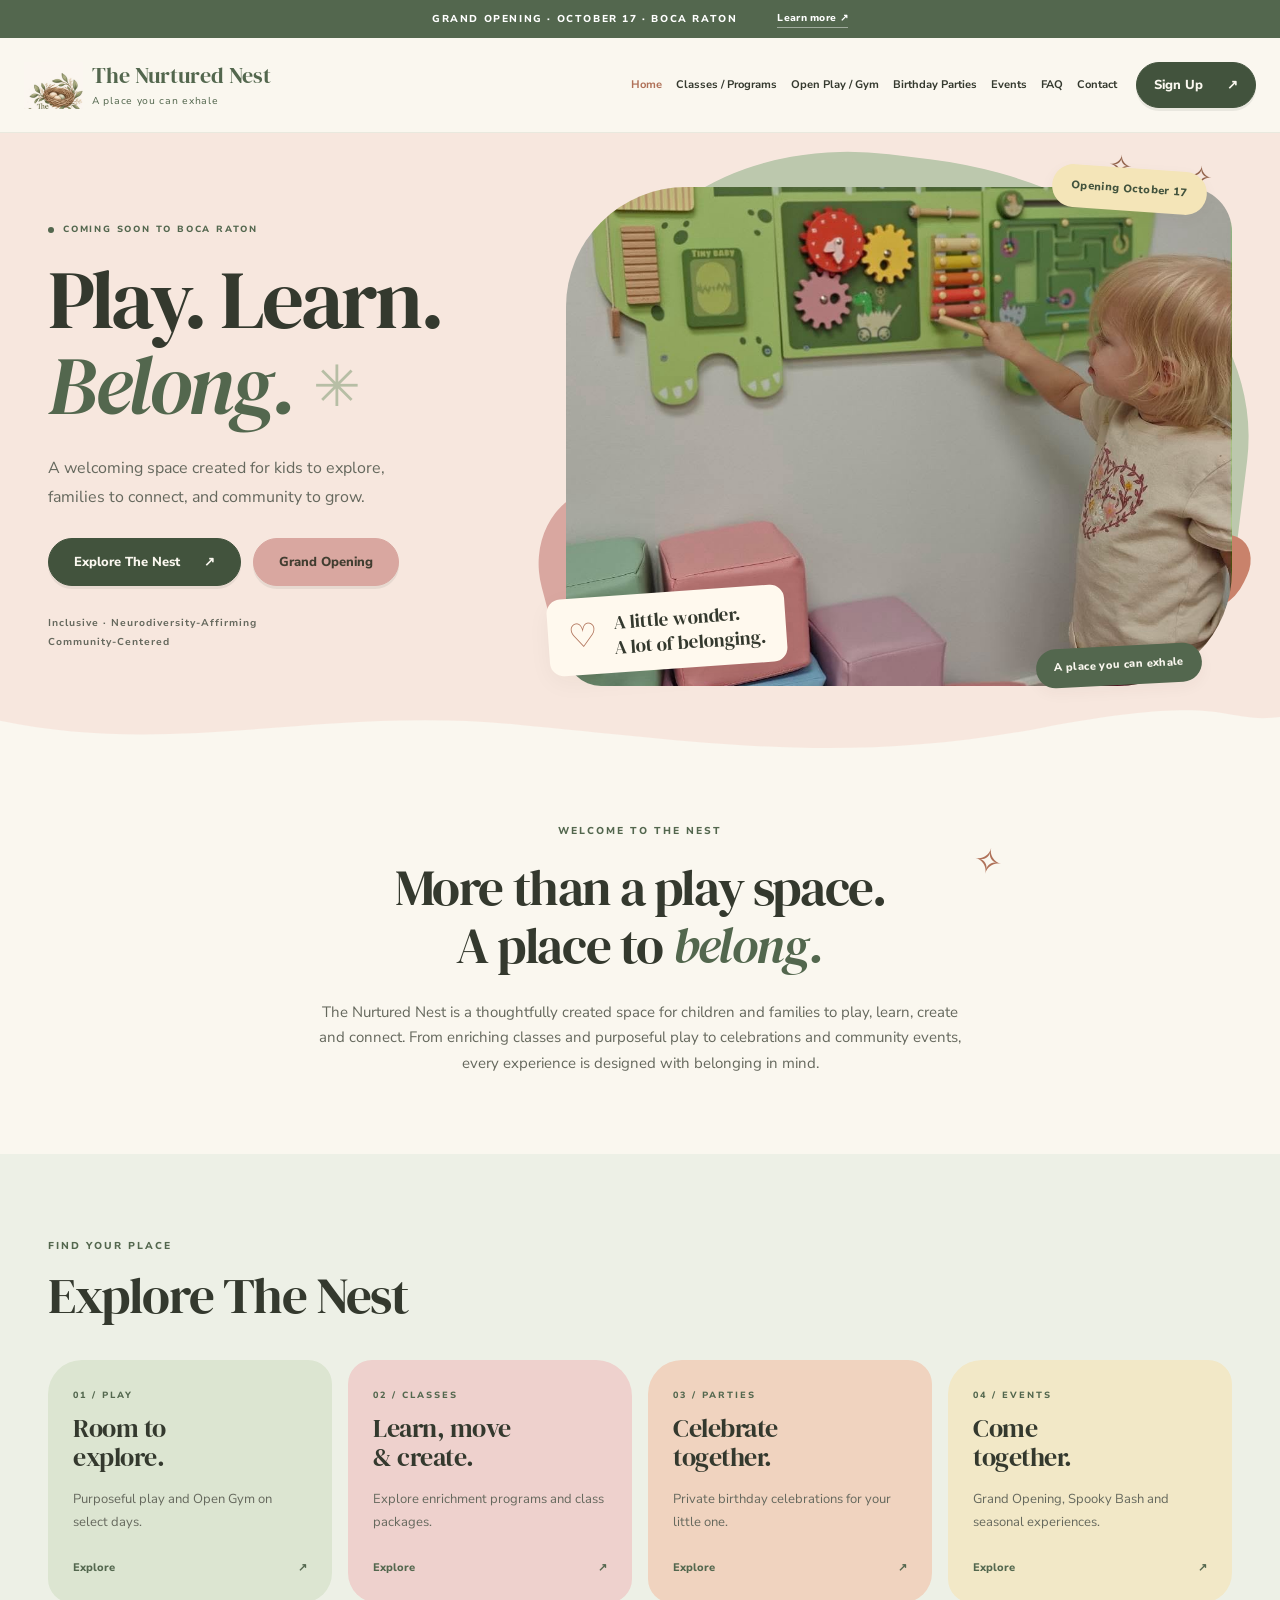
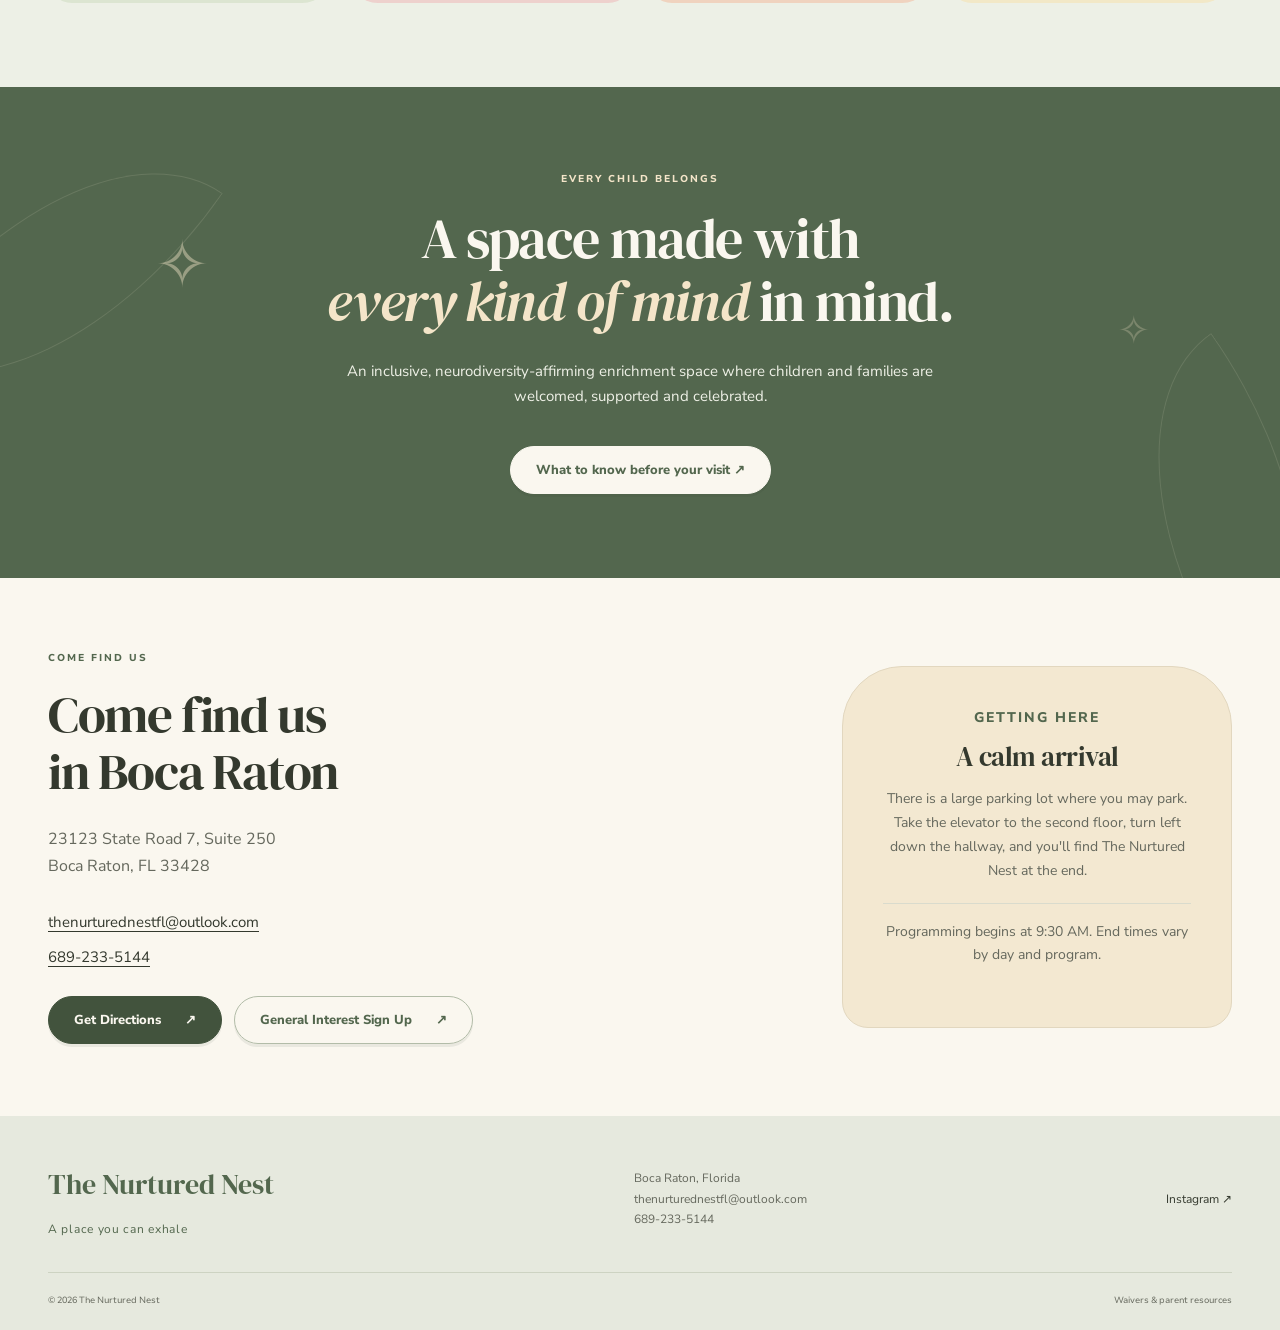
<file: index.html>
<!doctype html><html lang="en"><head><meta charset="utf-8"><meta name="viewport" content="width=device-width, initial-scale=1"><meta name="color-scheme" content="light only"><meta name="theme-color" content="#53674e"><title>Play. Learn. Belong. | The Nurtured Nest</title><meta name="description" content="A place you can exhale. Children and family enrichment, play, parties and events in Boca Raton."><link rel="preconnect" href="https://fonts.googleapis.com"><link rel="preconnect" href="https://fonts.gstatic.com" crossorigin><link href="https://fonts.googleapis.com/css2?family=DM+Serif+Display:ital@0;1&amp;family=Nunito+Sans:wght@400;500;600;700;800&amp;display=swap" rel="stylesheet"><link rel="stylesheet" href="style.css"><script src="script.js" defer></script></head><body><a class="skip-link" href="#main">Skip to content</a><div class="announcement"><span>GRAND OPENING · OCTOBER 17 · BOCA RATON</span><a href="events.html#grand-opening">Learn more <span aria-hidden="true">↗</span></a></div>
<header class="header"><a class="brand" href="index.html" aria-label="The Nurtured Nest home"><svg class="client-logo" viewBox="125 130 235 160" role="img" aria-label="The Nurtured Nest nest with eggs logo"><image href="images/Nurtured_Nest_Birthday_Parties_Page1.jpg" width="1530" height="1980"/></svg><span>The Nurtured Nest<small>A place you can exhale</small></span></a><button class="menu-toggle" aria-controls="navigation" aria-expanded="false" aria-label="Open navigation"><span></span><span></span></button><nav id="navigation" aria-label="Main navigation"><a href="index.html" aria-current="page">Home</a><a href="programs.html">Classes / Programs</a><a href="open-play.html">Open Play / Gym</a><a href="parties.html">Birthday Parties</a><a href="events.html">Events</a><a href="faq.html">FAQ</a><a href="contact.html">Contact</a><a class="button nav-cta" href="https://form.jotform.com/262747598045066" target="_blank" rel="noopener noreferrer">Sign Up <span aria-hidden="true">↗</span></a></nav></header><main id="main"><div class="hero-band"><section id="home" class="hero wrap">
  <div class="hero-copy"><p class="eyebrow"><span class="dot"></span> COMING SOON TO BOCA RATON</p><h1>Play. Learn.<br><em>Belong.</em><span class="spark" aria-hidden="true">✳</span></h1><p class="lead">A welcoming space created for kids to explore, families to connect, and community to grow.</p><div class="actions"><a class="button" href="#explore">Explore The Nest <span aria-hidden="true">↗</span></a><a class="button secondary" href="events.html#grand-opening">Grand Opening</a></div><p class="values">Inclusive · Neurodiversity-Affirming<br>Community-Centered</p></div>
  <figure class="hero-visual"><span class="hero-shape" aria-hidden="true"></span><span class="hero-sparkles" aria-hidden="true">✧ · ✧</span><span class="opening-badge">Opening October 17</span><img src="images/01f64a8f-f322-4b5f-ad6a-bfc4502d559f.jpeg" alt="A child exploring the activity wall and soft blocks at The Nurtured Nest" fetchpriority="high" width="1536" height="864"><div class="image-stamp"><span aria-hidden="true">♡</span><span>A little wonder.<br>A lot of belonging.</span></div><span class="family-badge">A place you can exhale</span></figure>
</section><svg class="hero-wave" viewBox="0 0 1440 65" preserveAspectRatio="none" aria-hidden="true"><path d="M0 20C200 70 360 0 580 25S950 80 1170 30S1370 25 1440 15V65H0Z"/></svg></div>
<section class="intro wrap reveal"><p class="eyebrow">WELCOME TO THE NEST</p><h2>More than a play space.<br>A place to <em>belong.</em></h2><p>The Nurtured Nest is a thoughtfully created space for children and families to play, learn, create and connect. From enriching classes and purposeful play to celebrations and community events, every experience is designed with belonging in mind.</p></section><section id="explore" class="offerings section-pad"><div class="wrap"><div class="section-heading"><div><p class="eyebrow">FIND YOUR PLACE</p><h2>Explore The Nest</h2></div></div><div class="offer-grid"><a class="offer reveal" href="open-play.html"><span class="eyebrow">01 / PLAY</span><h3>Room to explore.</h3><p>Purposeful play and Open Gym on select days.</p><span class="text-link">Explore <span aria-hidden="true">↗</span></span></a><a class="offer reveal" href="programs.html"><span class="eyebrow">02 / CLASSES</span><h3>Learn, move & create.</h3><p>Explore enrichment programs and class packages.</p><span class="text-link">Explore <span aria-hidden="true">↗</span></span></a><a class="offer reveal" href="parties.html"><span class="eyebrow">03 / PARTIES</span><h3>Celebrate together.</h3><p>Private birthday celebrations for your little one.</p><span class="text-link">Explore <span aria-hidden="true">↗</span></span></a><a class="offer reveal" href="events.html"><span class="eyebrow">04 / EVENTS</span><h3>Come together.</h3><p>Grand Opening, Spooky Bash and seasonal experiences.</p><span class="text-link">Explore <span aria-hidden="true">↗</span></span></a></div></div></section><section class="inclusion section-pad reveal"><div class="wrap"><span class="floating-star" aria-hidden="true">✧</span><p class="eyebrow">EVERY CHILD BELONGS</p><h2>A space made with<br><em>every kind of mind</em> in mind.</h2><p>An inclusive, neurodiversity-affirming enrichment space where children and families are welcomed, supported and celebrated.</p><a class="button light" href="faq.html">What to know before your visit ↗</a></div></section><section id="visit" class="visit wrap section-pad"><div><p class="eyebrow">COME FIND US</p><h2>Come find us<br>in Boca Raton</h2><address>23123 State Road 7, Suite 250<br>Boca Raton, FL 33428</address><div class="contact-links"><a href="mailto:thenurturednestfl@outlook.com">thenurturednestfl@outlook.com</a><a href="tel:+16892335144">689-233-5144</a></div><div class="actions"><a class="button" href="https://www.google.com/maps/search/?api=1&query=23123+State+Road+7+Suite+250+Boca+Raton+FL+33428" target="_blank" rel="noopener noreferrer">Get Directions <span aria-hidden="true">↗</span></a><a class="button secondary" href="https://form.jotform.com/262747598045066" target="_blank" rel="noopener noreferrer">General Interest Sign Up <span aria-hidden="true">↗</span></a></div></div><div class="visit-note"><p class="eyebrow">GETTING HERE</p><h3>A calm arrival</h3><p>There is a large parking lot where you may park. Take the elevator to the second floor, turn left down the hallway, and you'll find The Nurtured Nest at the end.</p><p class="hours-note">Programming begins at 9:30 AM. End times vary by day and program.</p></div></section></main><footer><div class="wrap footer-top"><a class="footer-brand" href="index.html">The Nurtured Nest<small>A place you can exhale</small></a><p>Boca Raton, Florida<br><a href="mailto:thenurturednestfl@outlook.com">thenurturednestfl@outlook.com</a><br><a href="tel:+16892335144">689-233-5144</a></p><a href="https://www.instagram.com/thenurturednestfl/" target="_blank" rel="noopener noreferrer">Instagram ↗</a></div><div class="wrap footer-bottom"><span>© <span id="year">2026</span> The Nurtured Nest</span><a href="faq.html#agreements">Waivers & parent resources</a></div></footer></body></html>
</file>
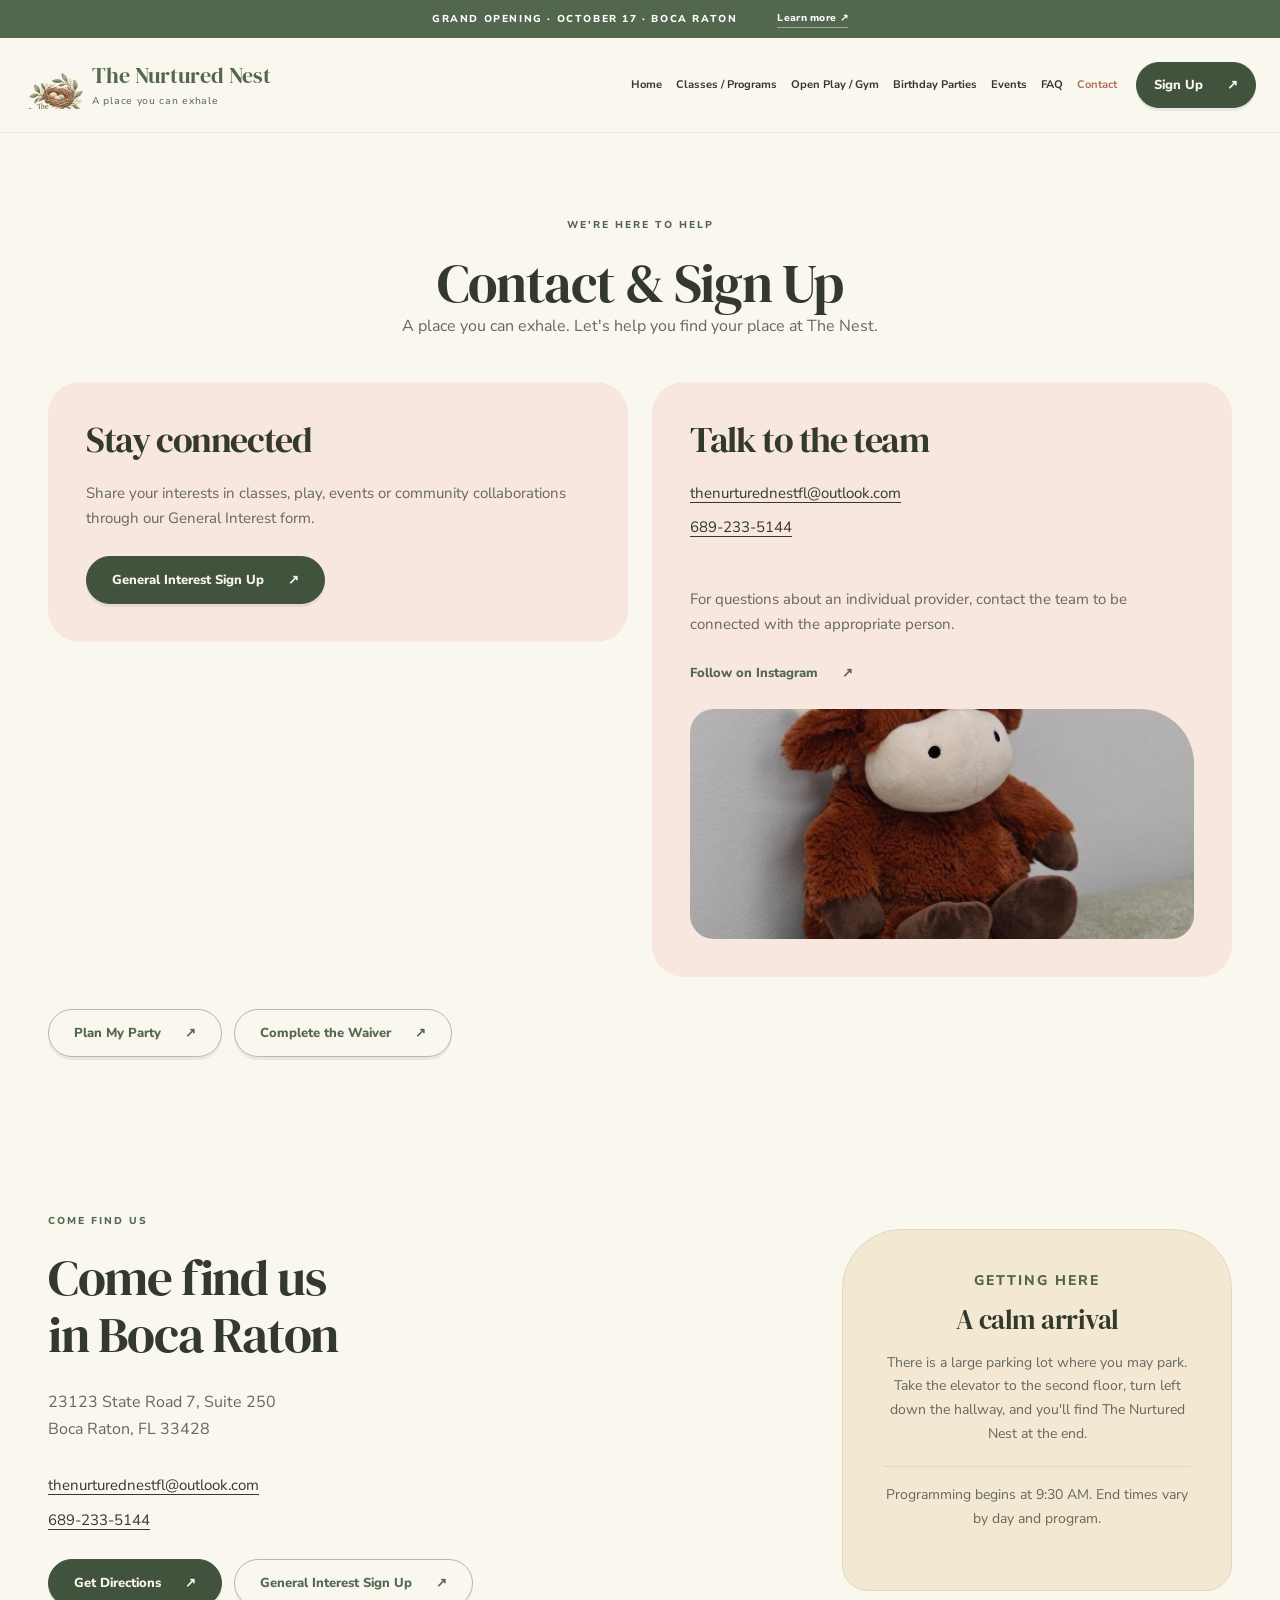
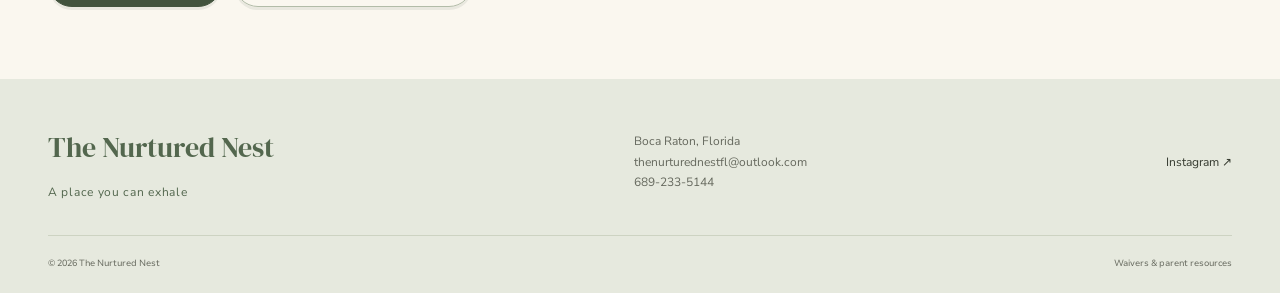
<file: contact.html>
<!doctype html><html lang="en"><head><meta charset="utf-8"><meta name="viewport" content="width=device-width, initial-scale=1"><meta name="color-scheme" content="light only"><meta name="theme-color" content="#53674e"><title>Contact & Sign Up | The Nurtured Nest</title><meta name="description" content="Contact The Nurtured Nest in Boca Raton. Directions, parking, sign-ups, phone and email."><link rel="preconnect" href="https://fonts.googleapis.com"><link rel="preconnect" href="https://fonts.gstatic.com" crossorigin><link href="https://fonts.googleapis.com/css2?family=DM+Serif+Display:ital@0;1&amp;family=Nunito+Sans:wght@400;500;600;700;800&amp;display=swap" rel="stylesheet"><link rel="stylesheet" href="style.css"><script src="script.js" defer></script></head><body><a class="skip-link" href="#main">Skip to content</a><div class="announcement"><span>GRAND OPENING · OCTOBER 17 · BOCA RATON</span><a href="events.html#grand-opening">Learn more <span aria-hidden="true">↗</span></a></div>
<header class="header"><a class="brand" href="index.html" aria-label="The Nurtured Nest home"><svg class="client-logo" viewBox="125 130 235 160" role="img" aria-label="The Nurtured Nest nest with eggs logo"><image href="images/Nurtured_Nest_Birthday_Parties_Page1.jpg" width="1530" height="1980"/></svg><span>The Nurtured Nest<small>A place you can exhale</small></span></a><button class="menu-toggle" aria-controls="navigation" aria-expanded="false" aria-label="Open navigation"><span></span><span></span></button><nav id="navigation" aria-label="Main navigation"><a href="index.html">Home</a><a href="programs.html">Classes / Programs</a><a href="open-play.html">Open Play / Gym</a><a href="parties.html">Birthday Parties</a><a href="events.html">Events</a><a href="faq.html">FAQ</a><a href="contact.html" aria-current="page">Contact</a><a class="button nav-cta" href="https://form.jotform.com/262747598045066" target="_blank" rel="noopener noreferrer">Sign Up <span aria-hidden="true">↗</span></a></nav></header><main id="main"><section class="wrap section-pad"><div class="center-heading"><p class="eyebrow">WE'RE HERE TO HELP</p><h1 class="page-title">Contact & Sign Up</h1><p>A place you can exhale. Let's help you find your place at The Nest.</p></div><div class="contact-grid"><article class="resource-panel"><h2>Stay connected</h2><p>Share your interests in classes, play, events or community collaborations through our General Interest form.</p><a class="button" href="https://form.jotform.com/262747598045066" target="_blank" rel="noopener noreferrer">General Interest Sign Up <span aria-hidden="true">↗</span></a></article><article class="resource-panel"><h2>Talk to the team</h2><div class="contact-links"><a href="mailto:thenurturednestfl@outlook.com">thenurturednestfl@outlook.com</a><a href="tel:+16892335144">689-233-5144</a></div><p>For questions about an individual provider, contact the team to be connected with the appropriate person.</p><a class="text-link" href="https://www.instagram.com/thenurturednestfl/" target="_blank" rel="noopener noreferrer">Follow on Instagram <span aria-hidden="true">↗</span></a><figure class="contact-photo"><img src="images/67cf53ac-dbcb-42b2-a35e-428a410c64d1.jpeg" alt="A soft cow plush toy on a sage seat at The Nurtured Nest" width="1080" height="1920" loading="lazy"></figure></article></div><div class="resource-links contact-actions"><a class="button secondary" href="https://form.jotform.com/262686171086060" target="_blank" rel="noopener noreferrer">Plan My Party <span aria-hidden="true">↗</span></a><a class="button secondary" href="https://form.jotform.com/262745781937068" target="_blank" rel="noopener noreferrer">Complete the Waiver <span aria-hidden="true">↗</span></a></div></section><section id="visit" class="visit wrap section-pad"><div><p class="eyebrow">COME FIND US</p><h2>Come find us<br>in Boca Raton</h2><address>23123 State Road 7, Suite 250<br>Boca Raton, FL 33428</address><div class="contact-links"><a href="mailto:thenurturednestfl@outlook.com">thenurturednestfl@outlook.com</a><a href="tel:+16892335144">689-233-5144</a></div><div class="actions"><a class="button" href="https://www.google.com/maps/search/?api=1&query=23123+State+Road+7+Suite+250+Boca+Raton+FL+33428" target="_blank" rel="noopener noreferrer">Get Directions <span aria-hidden="true">↗</span></a><a class="button secondary" href="https://form.jotform.com/262747598045066" target="_blank" rel="noopener noreferrer">General Interest Sign Up <span aria-hidden="true">↗</span></a></div></div><div class="visit-note"><p class="eyebrow">GETTING HERE</p><h3>A calm arrival</h3><p>There is a large parking lot where you may park. Take the elevator to the second floor, turn left down the hallway, and you'll find The Nurtured Nest at the end.</p><p class="hours-note">Programming begins at 9:30 AM. End times vary by day and program.</p></div></section></main><footer><div class="wrap footer-top"><a class="footer-brand" href="index.html">The Nurtured Nest<small>A place you can exhale</small></a><p>Boca Raton, Florida<br><a href="mailto:thenurturednestfl@outlook.com">thenurturednestfl@outlook.com</a><br><a href="tel:+16892335144">689-233-5144</a></p><a href="https://www.instagram.com/thenurturednestfl/" target="_blank" rel="noopener noreferrer">Instagram ↗</a></div><div class="wrap footer-bottom"><span>© <span id="year">2026</span> The Nurtured Nest</span><a href="faq.html#agreements">Waivers & parent resources</a></div></footer></body></html>
</file>
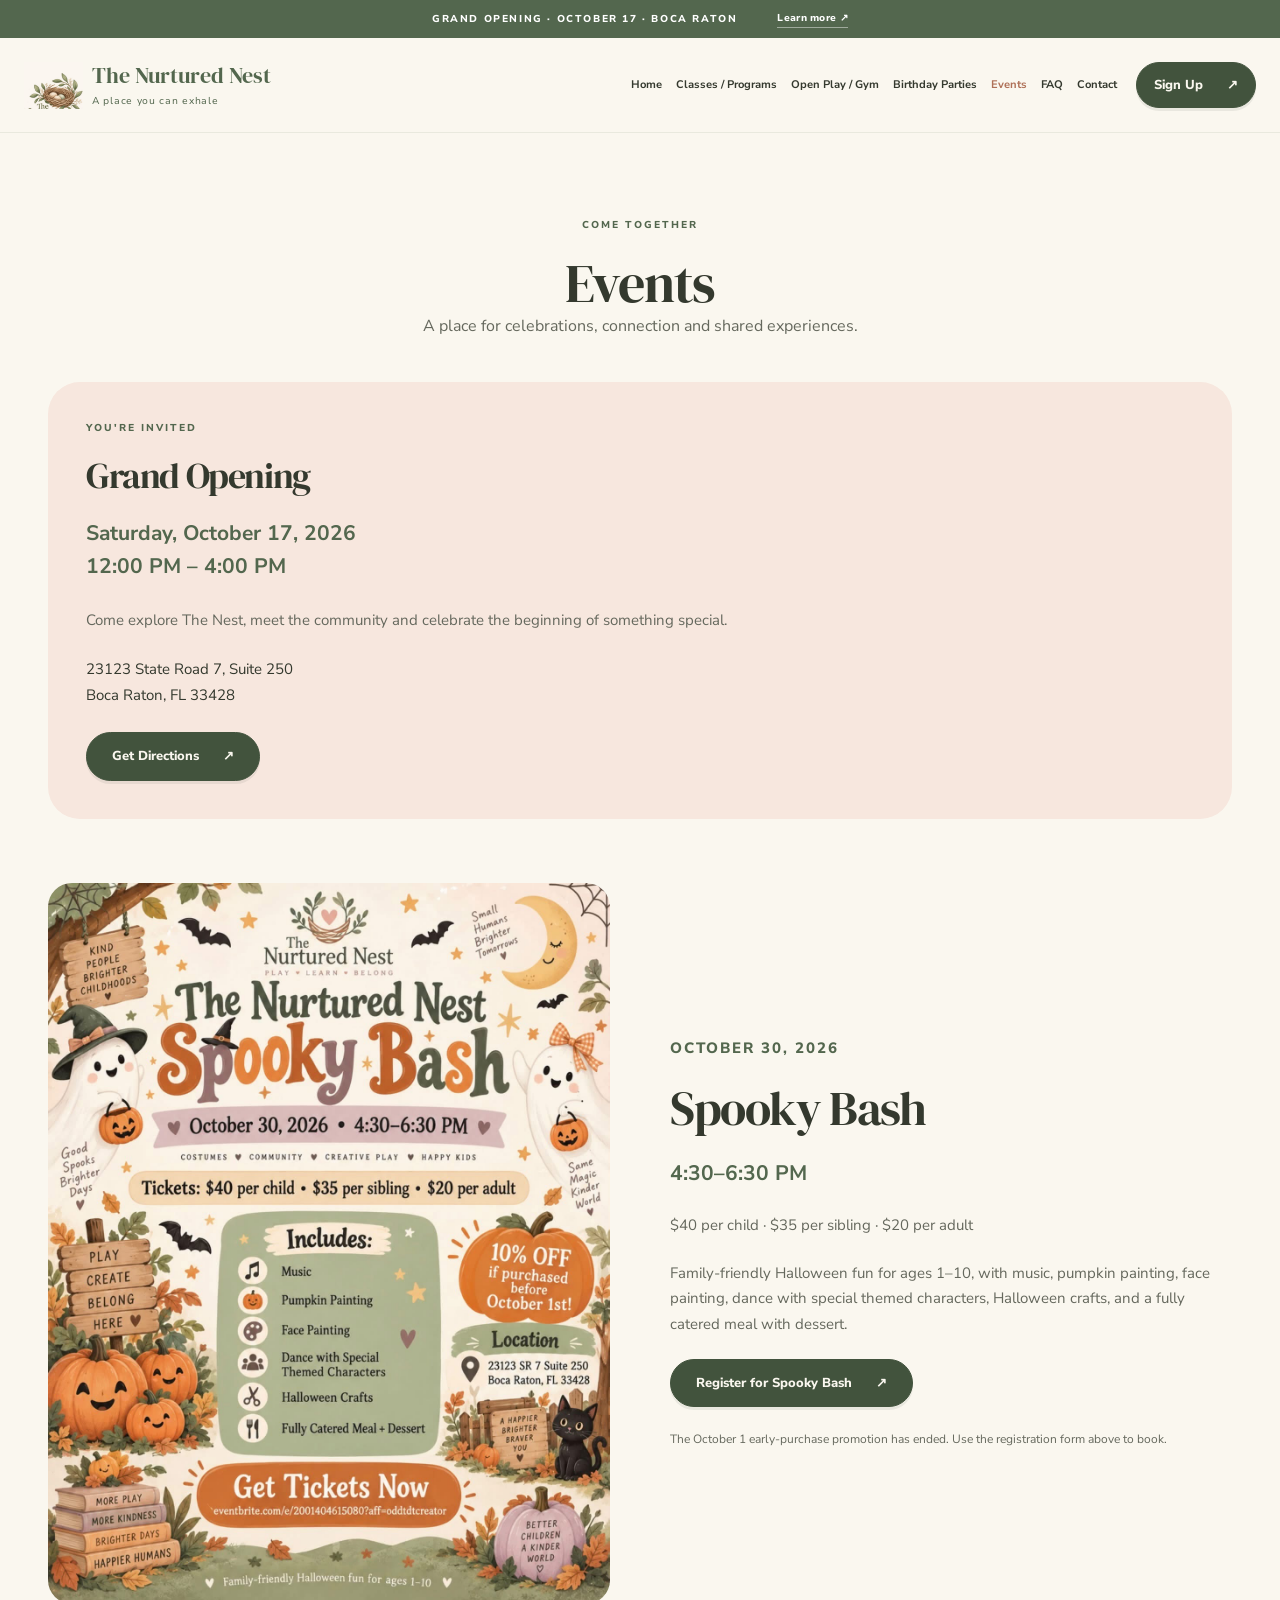
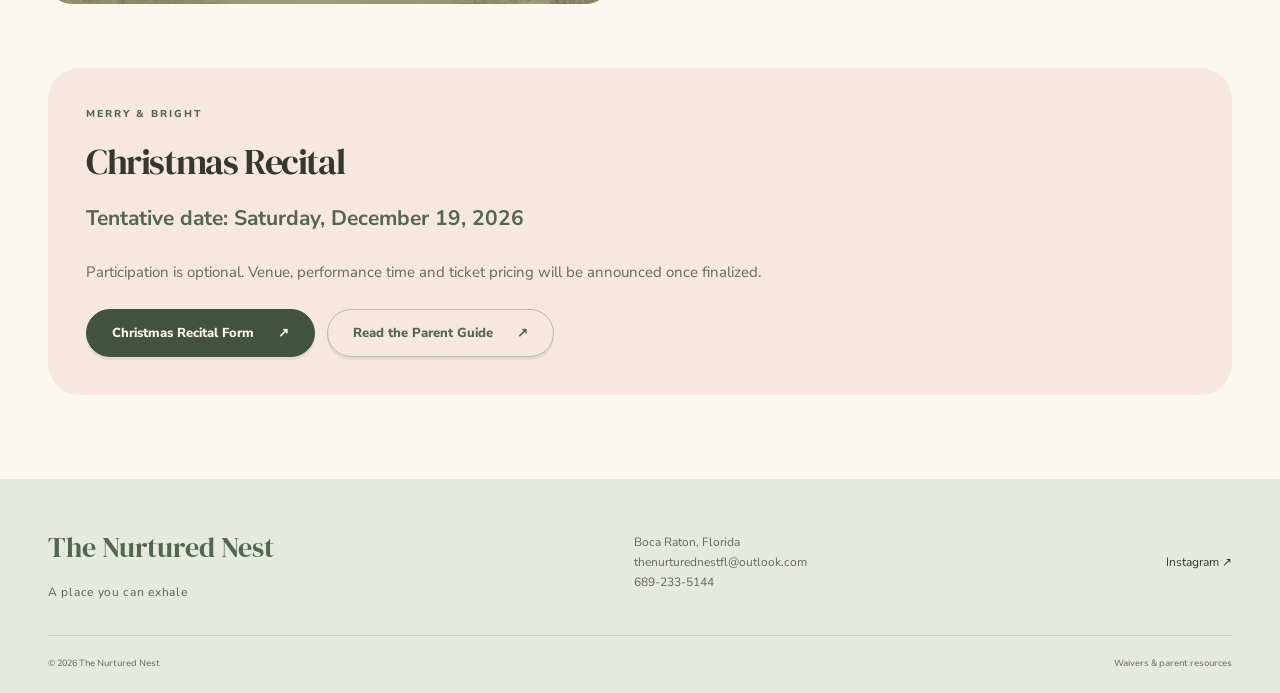
<file: events.html>
<!doctype html><html lang="en"><head><meta charset="utf-8"><meta name="viewport" content="width=device-width, initial-scale=1"><meta name="color-scheme" content="light only"><meta name="theme-color" content="#53674e"><title>Events | The Nurtured Nest</title><meta name="description" content="Grand Opening, Spooky Bash and Christmas Recital information at The Nurtured Nest."><link rel="preconnect" href="https://fonts.googleapis.com"><link rel="preconnect" href="https://fonts.gstatic.com" crossorigin><link href="https://fonts.googleapis.com/css2?family=DM+Serif+Display:ital@0;1&amp;family=Nunito+Sans:wght@400;500;600;700;800&amp;display=swap" rel="stylesheet"><link rel="stylesheet" href="style.css"><script src="script.js" defer></script></head><body><a class="skip-link" href="#main">Skip to content</a><div class="announcement"><span>GRAND OPENING · OCTOBER 17 · BOCA RATON</span><a href="events.html#grand-opening">Learn more <span aria-hidden="true">↗</span></a></div>
<header class="header"><a class="brand" href="index.html" aria-label="The Nurtured Nest home"><svg class="client-logo" viewBox="125 130 235 160" role="img" aria-label="The Nurtured Nest nest with eggs logo"><image href="images/Nurtured_Nest_Birthday_Parties_Page1.jpg" width="1530" height="1980"/></svg><span>The Nurtured Nest<small>A place you can exhale</small></span></a><button class="menu-toggle" aria-controls="navigation" aria-expanded="false" aria-label="Open navigation"><span></span><span></span></button><nav id="navigation" aria-label="Main navigation"><a href="index.html">Home</a><a href="programs.html">Classes / Programs</a><a href="open-play.html">Open Play / Gym</a><a href="parties.html">Birthday Parties</a><a href="events.html" aria-current="page">Events</a><a href="faq.html">FAQ</a><a href="contact.html">Contact</a><a class="button nav-cta" href="https://form.jotform.com/262747598045066" target="_blank" rel="noopener noreferrer">Sign Up <span aria-hidden="true">↗</span></a></nav></header><main id="main"><section class="wrap section-pad"><div class="center-heading"><p class="eyebrow">COME TOGETHER</p><h1 class="page-title">Events</h1><p>A place for celebrations, connection and shared experiences.</p></div><article id="grand-opening" class="resource-panel opening-event"><p class="eyebrow">YOU'RE INVITED</p><h2>Grand Opening</h2><p class="event-scan">Saturday, October 17, 2026<br>12:00 PM – 4:00 PM</p><p>Come explore The Nest, meet the community and celebrate the beginning of something special.</p><address>23123 State Road 7, Suite 250<br>Boca Raton, FL 33428</address><a class="button" href="https://www.google.com/maps/search/?api=1&query=23123+State+Road+7+Suite+250+Boca+Raton+FL+33428" target="_blank" rel="noopener noreferrer">Get Directions <span aria-hidden="true">↗</span></a></article><article id="spooky-bash" class="event-feature"><a href="images/IMG_2580.jpeg" target="_blank" rel="noopener noreferrer" aria-label="View the full Spooky Bash flyer"><img class="event-flyer" src="images/IMG_2580.jpeg" alt="Spooky Bash flyer: October 30, 2026, 4:30–6:30 PM. Tickets $40 per child, $35 per sibling and $20 per adult. Family-friendly Halloween fun for ages 1–10." width="1284" height="1648" loading="lazy"></a><div><p class="eyebrow">OCTOBER 30, 2026</p><h2>Spooky Bash</h2><p class="event-scan">4:30–6:30 PM</p><p>$40 per child · $35 per sibling · $20 per adult</p><p>Family-friendly Halloween fun for ages 1–10, with music, pumpkin painting, face painting, dance with special themed characters, Halloween crafts, and a fully catered meal with dessert.</p><a class="button" href="https://form.jotform.com/262685510667061" target="_blank" rel="noopener noreferrer">Register for Spooky Bash <span aria-hidden="true">↗</span></a><p class="resource-note">The October 1 early-purchase promotion has ended. Use the registration form above to book.</p></div></article><article class="resource-panel"><p class="eyebrow">MERRY & BRIGHT</p><h2>Christmas Recital</h2><p class="event-scan">Tentative date: Saturday, December 19, 2026</p><p>Participation is optional. Venue, performance time and ticket pricing will be announced once finalized.</p><div class="actions"><a class="button" href="https://form.jotform.com/262706288664064" target="_blank" rel="noopener noreferrer">Christmas Recital Form <span aria-hidden="true">↗</span></a><a class="button secondary" href="documents/Merry_Bright_Parent_Guide_UPDATED.pdf" target="_blank" rel="noopener noreferrer">Read the Parent Guide <span aria-hidden="true">↗</span></a></div></article></section></main><footer><div class="wrap footer-top"><a class="footer-brand" href="index.html">The Nurtured Nest<small>A place you can exhale</small></a><p>Boca Raton, Florida<br><a href="mailto:thenurturednestfl@outlook.com">thenurturednestfl@outlook.com</a><br><a href="tel:+16892335144">689-233-5144</a></p><a href="https://www.instagram.com/thenurturednestfl/" target="_blank" rel="noopener noreferrer">Instagram ↗</a></div><div class="wrap footer-bottom"><span>© <span id="year">2026</span> The Nurtured Nest</span><a href="faq.html#agreements">Waivers & parent resources</a></div></footer></body></html>
</file>
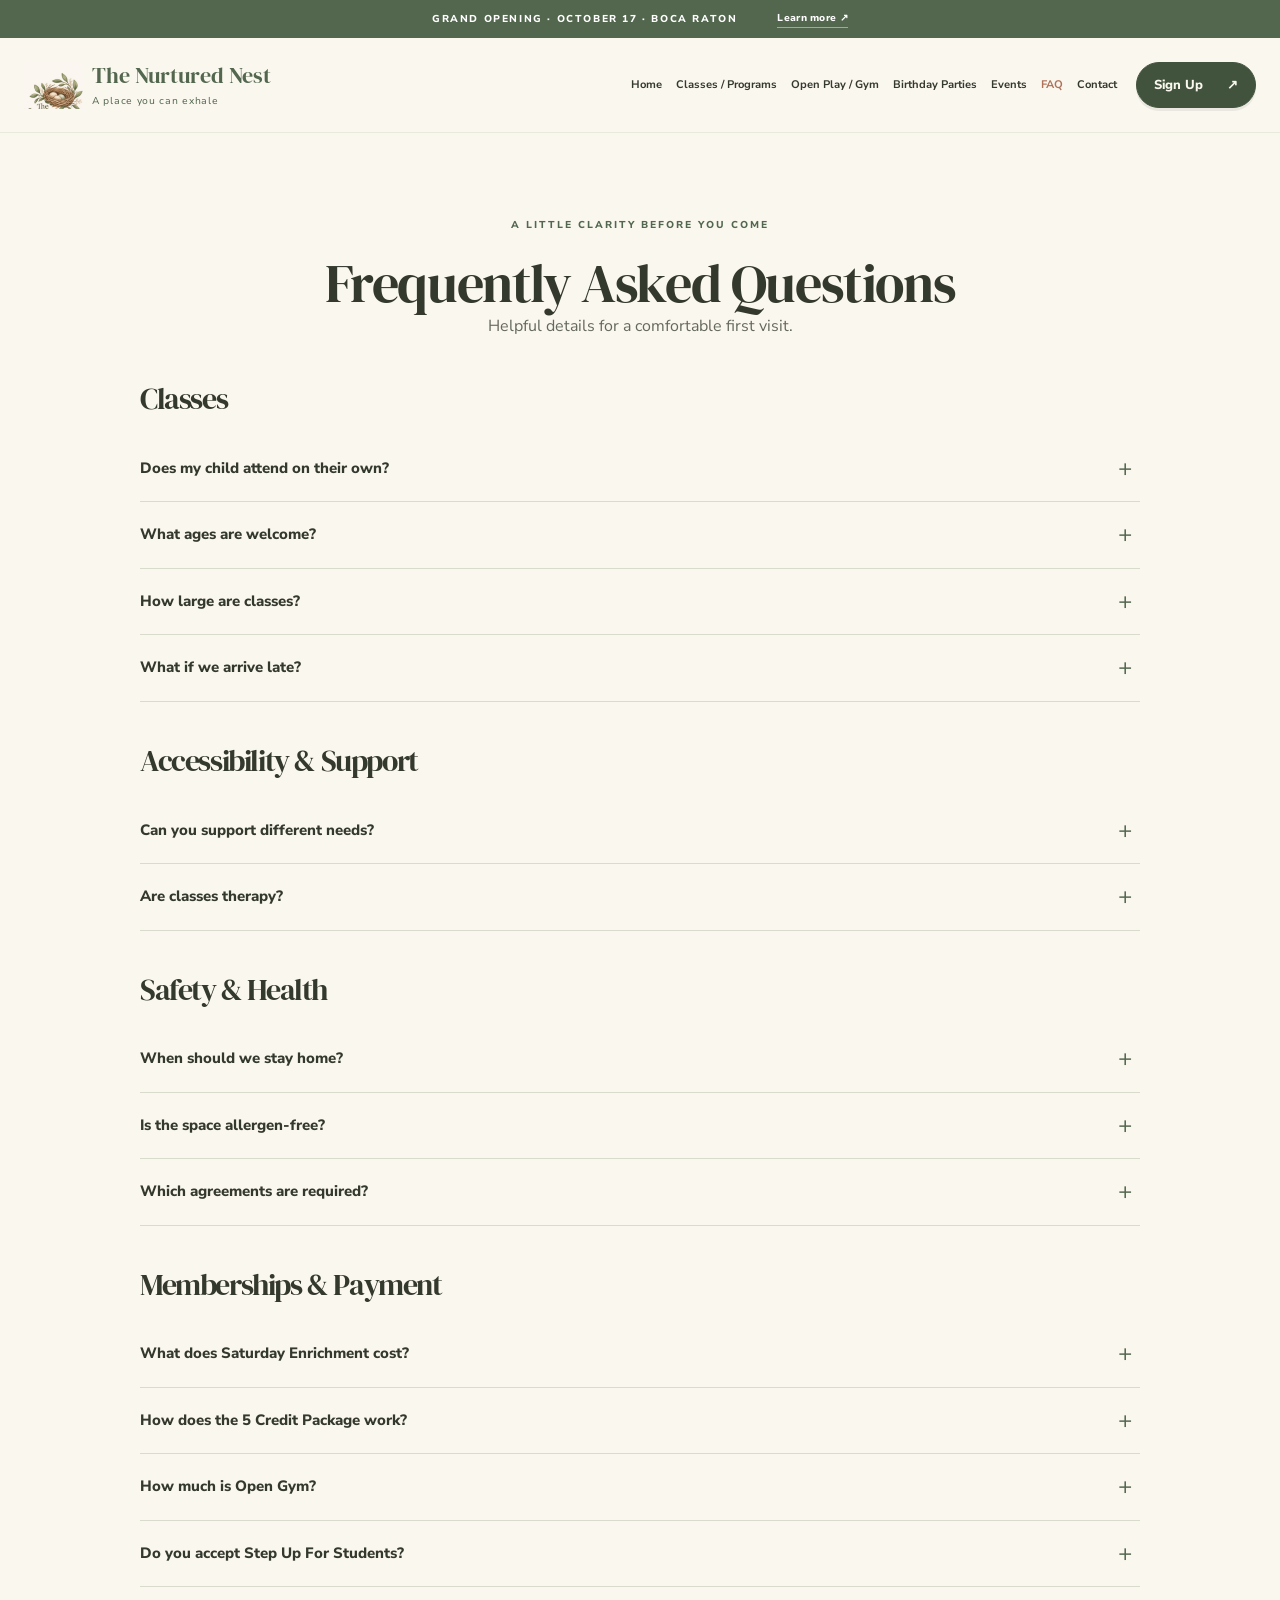
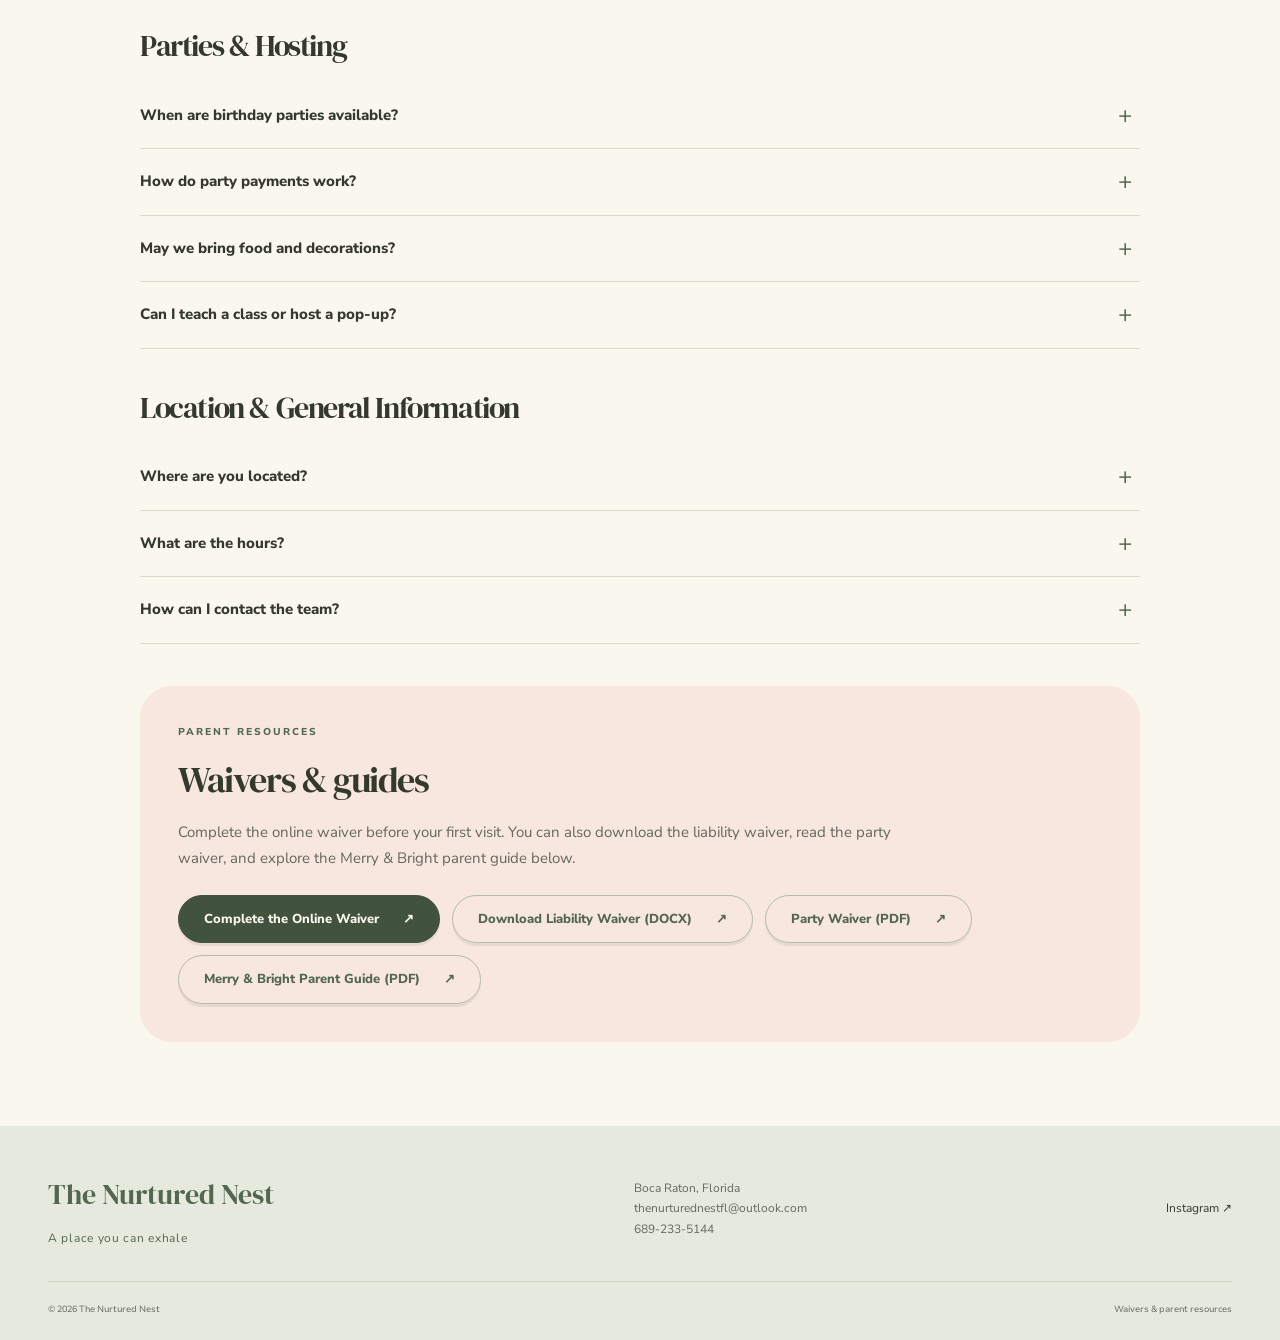
<file: faq.html>
<!doctype html><html lang="en"><head><meta charset="utf-8"><meta name="viewport" content="width=device-width, initial-scale=1"><meta name="color-scheme" content="light only"><meta name="theme-color" content="#53674e"><title>FAQ & Parent Resources | The Nurtured Nest</title><meta name="description" content="Classes, safety, accessibility, payment, parties and parent resources at The Nurtured Nest."><link rel="preconnect" href="https://fonts.googleapis.com"><link rel="preconnect" href="https://fonts.gstatic.com" crossorigin><link href="https://fonts.googleapis.com/css2?family=DM+Serif+Display:ital@0;1&amp;family=Nunito+Sans:wght@400;500;600;700;800&amp;display=swap" rel="stylesheet"><link rel="stylesheet" href="style.css"><script src="script.js" defer></script></head><body><a class="skip-link" href="#main">Skip to content</a><div class="announcement"><span>GRAND OPENING · OCTOBER 17 · BOCA RATON</span><a href="events.html#grand-opening">Learn more <span aria-hidden="true">↗</span></a></div>
<header class="header"><a class="brand" href="index.html" aria-label="The Nurtured Nest home"><svg class="client-logo" viewBox="125 130 235 160" role="img" aria-label="The Nurtured Nest nest with eggs logo"><image href="images/Nurtured_Nest_Birthday_Parties_Page1.jpg" width="1530" height="1980"/></svg><span>The Nurtured Nest<small>A place you can exhale</small></span></a><button class="menu-toggle" aria-controls="navigation" aria-expanded="false" aria-label="Open navigation"><span></span><span></span></button><nav id="navigation" aria-label="Main navigation"><a href="index.html">Home</a><a href="programs.html">Classes / Programs</a><a href="open-play.html">Open Play / Gym</a><a href="parties.html">Birthday Parties</a><a href="events.html">Events</a><a href="faq.html" aria-current="page">FAQ</a><a href="contact.html">Contact</a><a class="button nav-cta" href="https://form.jotform.com/262747598045066" target="_blank" rel="noopener noreferrer">Sign Up <span aria-hidden="true">↗</span></a></nav></header><main id="main"><section class="wrap section-pad faq-page"><div class="center-heading"><p class="eyebrow">A LITTLE CLARITY BEFORE YOU COME</p><h1 class="page-title">Frequently Asked Questions</h1><p>Helpful details for a comfortable first visit.</p></div><section class="faq-group"><h2>Classes</h2><details><summary>Does my child attend on their own?</summary><div class="faq-answer"><p>A parent or caregiver stays on site and with their child for classes, open play, parties and events unless a program is clearly advertised as drop-off. The Nurtured Nest is an enrichment space, not childcare.</p></div></details><details><summary>What ages are welcome?</summary><div class="faq-answer"><p>Programs serve babies from 6 months through children 11 and up. Individual classes list their age ranges. The Merry & Bright parent guide includes series-specific age groups.</p></div></details><details><summary>How large are classes?</summary><div class="faq-answer"><p>Weekend classes are capped at 5 children. Other series list their own caps. Waitlists may be available.</p></div></details><details><summary>What if we arrive late?</summary><div class="faq-answer"><p>You may come in when you arrive, but class still ends on time. Arriving a few minutes early is encouraged.</p></div></details></section><section class="faq-group"><h2>Accessibility & Support</h2><details><summary>Can you support different needs?</summary><div class="faq-answer"><p>The Nest welcomes children with a wide range of developmental, sensory, communication and accessibility needs. Please communicate helpful supports before class.</p></div></details><details><summary>Are classes therapy?</summary><div class="faq-answer"><p>Classes are enrichment: play, music, movement, art and connection. Speech-language therapy is offered separately at The Nest by Katherine Vergel, M.A., CCC-SLP, under her own agreement.</p></div></details></section><section class="faq-group"><h2>Safety & Health</h2><details><summary>When should we stay home?</summary><div class="faq-answer"><p>Please stay home with fever, vomiting, diarrhea, unexplained rash or anything contagious.</p></div></details><details><summary>Is the space allergen-free?</summary><div class="faq-answer"><p>Classes may involve paint, dough, sand, water, bubbles, plants and snacks. The space cannot guarantee an allergen-free environment. Please disclose allergies when booking.</p></div></details><details><summary>Which agreements are required?</summary><div class="faq-answer"><p>Before your first visit, the required agreements are the Liability Waiver, Parent/Caregiver Policies Agreement, and Photo & Media Consent. Declining photo consent does not affect participation. <a class="text-link" href="https://form.jotform.com/262745781937068" target="_blank" rel="noopener noreferrer">Complete the Online Waiver <span aria-hidden="true">↗</span></a></p></div></details></section><section class="faq-group"><h2>Memberships & Payment</h2><details><summary>What does Saturday Enrichment cost?</summary><div class="faq-answer"><p>$25 per class, or $100 for a 4-week upfront Saturday Enrichment Pass. The pass guarantees your child's spot for the entire month. Class sizes are very limited.</p></div></details><details><summary>How does the 5 Credit Package work?</summary><div class="faq-answer"><p>The package is $125. Credits are valid for 3 months after purchase and may be used for Baby Sensory, The Music and Me, Preschool Prep Through Play, Get Your Wiggles Out, and Play Crew.</p></div></details><details><summary>How much is Open Gym?</summary><div class="faq-answer"><p>Open Gym is $15 on select days. It may be prepaid or paid via Zelle to thenurturednestfl@outlook.com.</p></div></details><details><summary>Do you accept Step Up For Students?</summary><div class="faq-answer"><p>Some programs accept Step Up For Students, as noted on each program. Contact us about the program you are interested in; eligibility is program-specific.</p></div></details></section><section class="faq-group"><h2>Parties & Hosting</h2><details><summary>When are birthday parties available?</summary><div class="faq-answer"><p>Weekend parties start at 1:00 PM. Weekday evenings are available by request, based on schedule and availability.</p></div></details><details><summary>How do party payments work?</summary><div class="faq-answer"><p>A 50% deposit holds the date. The balance and final guest count are due 7 days before the party.</p></div></details><details><summary>May we bring food and decorations?</summary><div class="faq-answer"><p>Outside food and cake are welcome. Decor must be approved in advance. No glitter, confetti, silly string or open flames.</p></div></details><details><summary>Can I teach a class or host a pop-up?</summary><div class="faq-answer"><p>We welcome inquiries from people interested in teaching a class or hosting a pop-up. Proof of liability insurance is required. Submitting an inquiry does not guarantee booking. <a class="text-link" href="https://form.jotform.com/262747598045066" target="_blank" rel="noopener noreferrer">Send a General Interest Inquiry <span aria-hidden="true">↗</span></a></p></div></details></section><section class="faq-group"><h2>Location & General Information</h2><details><summary>Where are you located?</summary><div class="faq-answer"><p>23123 State Road 7, Suite 250, Boca Raton, FL 33428. Park in the large parking lot, take the elevator to the second floor, turn left down the hallway, and The Nurtured Nest is at the end.</p></div></details><details><summary>What are the hours?</summary><div class="faq-answer"><p>Programming begins at 9:30 AM. End times vary by day and program. Contact us for your program's timing.</p></div></details><details><summary>How can I contact the team?</summary><div class="faq-answer"><p>Email thenurturednestfl@outlook.com or call 689-233-5144. For provider-specific questions, contact the team to be connected with the appropriate provider.</p></div></details></section><section id="agreements" class="resource-panel"><p class="eyebrow">PARENT RESOURCES</p><h2>Waivers & guides</h2><p>Complete the online waiver before your first visit. You can also download the liability waiver, read the party waiver, and explore the Merry & Bright parent guide below.</p><div class="resource-links"><a class="button" href="https://form.jotform.com/262745781937068" target="_blank" rel="noopener noreferrer">Complete the Online Waiver <span aria-hidden="true">↗</span></a><a class="button secondary" href="documents/Nurtured_Nest_Liability_Waiver.docx" download="Nurtured_Nest_Liability_Waiver.docx" rel="noopener noreferrer">Download Liability Waiver (DOCX) <span aria-hidden="true">↗</span></a><a class="button secondary" href="documents/Nurtured_Nest_Party_Waiver.pdf" target="_blank" rel="noopener noreferrer">Party Waiver (PDF) <span aria-hidden="true">↗</span></a><a class="button secondary" href="documents/Merry_Bright_Parent_Guide_UPDATED.pdf" target="_blank" rel="noopener noreferrer">Merry & Bright Parent Guide (PDF) <span aria-hidden="true">↗</span></a></div></section></section></main><footer><div class="wrap footer-top"><a class="footer-brand" href="index.html">The Nurtured Nest<small>A place you can exhale</small></a><p>Boca Raton, Florida<br><a href="mailto:thenurturednestfl@outlook.com">thenurturednestfl@outlook.com</a><br><a href="tel:+16892335144">689-233-5144</a></p><a href="https://www.instagram.com/thenurturednestfl/" target="_blank" rel="noopener noreferrer">Instagram ↗</a></div><div class="wrap footer-bottom"><span>© <span id="year">2026</span> The Nurtured Nest</span><a href="faq.html#agreements">Waivers & parent resources</a></div></footer></body></html>
</file>
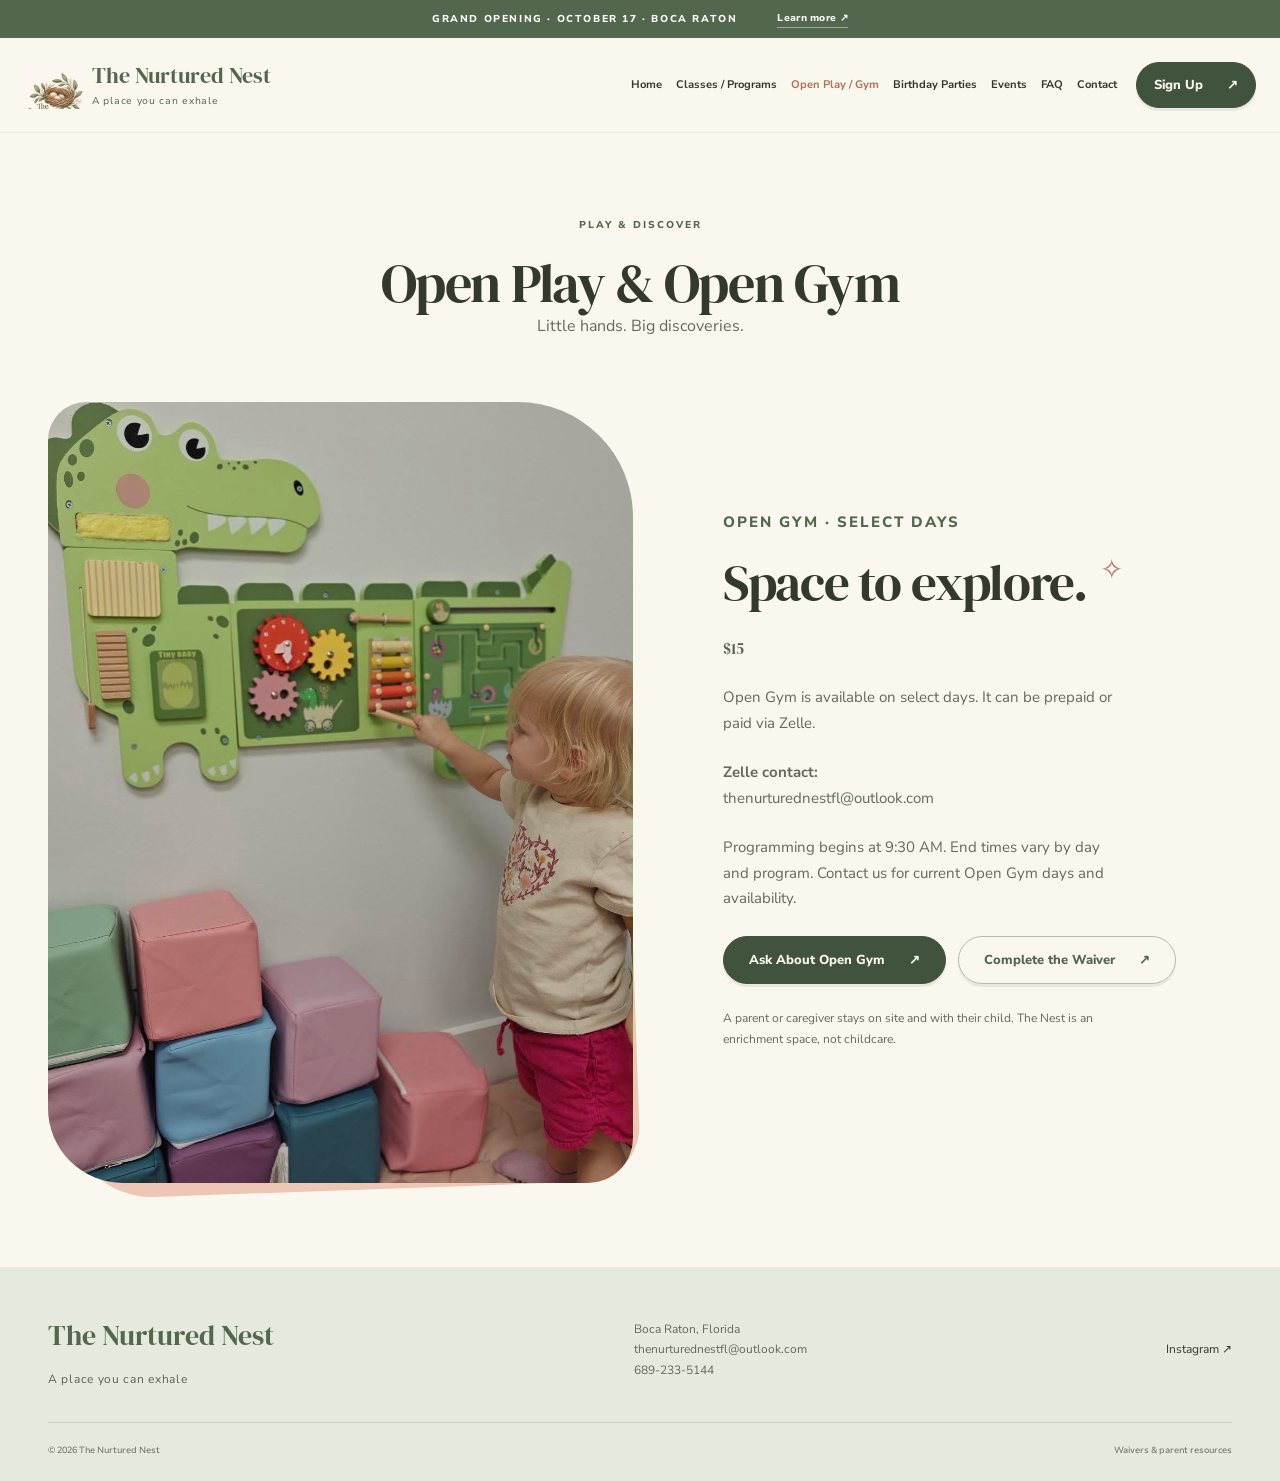
<file: open-play.html>
<!doctype html><html lang="en"><head><meta charset="utf-8"><meta name="viewport" content="width=device-width, initial-scale=1"><meta name="color-scheme" content="light only"><meta name="theme-color" content="#53674e"><title>Open Play & Open Gym | The Nurtured Nest</title><meta name="description" content="Open Gym on select days at The Nurtured Nest. $15, with prepayment or Zelle available."><link rel="preconnect" href="https://fonts.googleapis.com"><link rel="preconnect" href="https://fonts.gstatic.com" crossorigin><link href="https://fonts.googleapis.com/css2?family=DM+Serif+Display:ital@0;1&amp;family=Nunito+Sans:wght@400;500;600;700;800&amp;display=swap" rel="stylesheet"><link rel="stylesheet" href="style.css"><script src="script.js" defer></script></head><body><a class="skip-link" href="#main">Skip to content</a><div class="announcement"><span>GRAND OPENING · OCTOBER 17 · BOCA RATON</span><a href="events.html#grand-opening">Learn more <span aria-hidden="true">↗</span></a></div>
<header class="header"><a class="brand" href="index.html" aria-label="The Nurtured Nest home"><svg class="client-logo" viewBox="125 130 235 160" role="img" aria-label="The Nurtured Nest nest with eggs logo"><image href="images/Nurtured_Nest_Birthday_Parties_Page1.jpg" width="1530" height="1980"/></svg><span>The Nurtured Nest<small>A place you can exhale</small></span></a><button class="menu-toggle" aria-controls="navigation" aria-expanded="false" aria-label="Open navigation"><span></span><span></span></button><nav id="navigation" aria-label="Main navigation"><a href="index.html">Home</a><a href="programs.html">Classes / Programs</a><a href="open-play.html" aria-current="page">Open Play / Gym</a><a href="parties.html">Birthday Parties</a><a href="events.html">Events</a><a href="faq.html">FAQ</a><a href="contact.html">Contact</a><a class="button nav-cta" href="https://form.jotform.com/262747598045066" target="_blank" rel="noopener noreferrer">Sign Up <span aria-hidden="true">↗</span></a></nav></header><main id="main"><section class="wrap section-pad"><div class="center-heading"><p class="eyebrow">PLAY & DISCOVER</p><h1 class="page-title">Open Play & Open Gym</h1><p>Little hands. Big discoveries.</p></div><div class="split play-page"><figure class="photo-frame"><img src="images/01f64a8f-f322-4b5f-ad6a-bfc4502d559f.jpeg" alt="A child exploring a wall-mounted activity board at The Nurtured Nest" width="1080" height="1920"></figure><div class="split-copy"><p class="eyebrow">OPEN GYM · SELECT DAYS</p><h2>Space to explore.</h2><p class="play-price">$15</p><p>Open Gym is available on select days. It can be prepaid or paid via Zelle.</p><p><strong>Zelle contact:</strong><br>thenurturednestfl@outlook.com</p><p>Programming begins at 9:30 AM. End times vary by day and program. Contact us for current Open Gym days and availability.</p><div class="actions"><a class="button" href="https://form.jotform.com/262747598045066" target="_blank" rel="noopener noreferrer">Ask About Open Gym <span aria-hidden="true">↗</span></a><a class="button secondary" href="https://form.jotform.com/262745781937068" target="_blank" rel="noopener noreferrer">Complete the Waiver <span aria-hidden="true">↗</span></a></div><p class="resource-note">A parent or caregiver stays on site and with their child. The Nest is an enrichment space, not childcare.</p></div></div></section></main><footer><div class="wrap footer-top"><a class="footer-brand" href="index.html">The Nurtured Nest<small>A place you can exhale</small></a><p>Boca Raton, Florida<br><a href="mailto:thenurturednestfl@outlook.com">thenurturednestfl@outlook.com</a><br><a href="tel:+16892335144">689-233-5144</a></p><a href="https://www.instagram.com/thenurturednestfl/" target="_blank" rel="noopener noreferrer">Instagram ↗</a></div><div class="wrap footer-bottom"><span>© <span id="year">2026</span> The Nurtured Nest</span><a href="faq.html#agreements">Waivers & parent resources</a></div></footer></body></html>
</file>
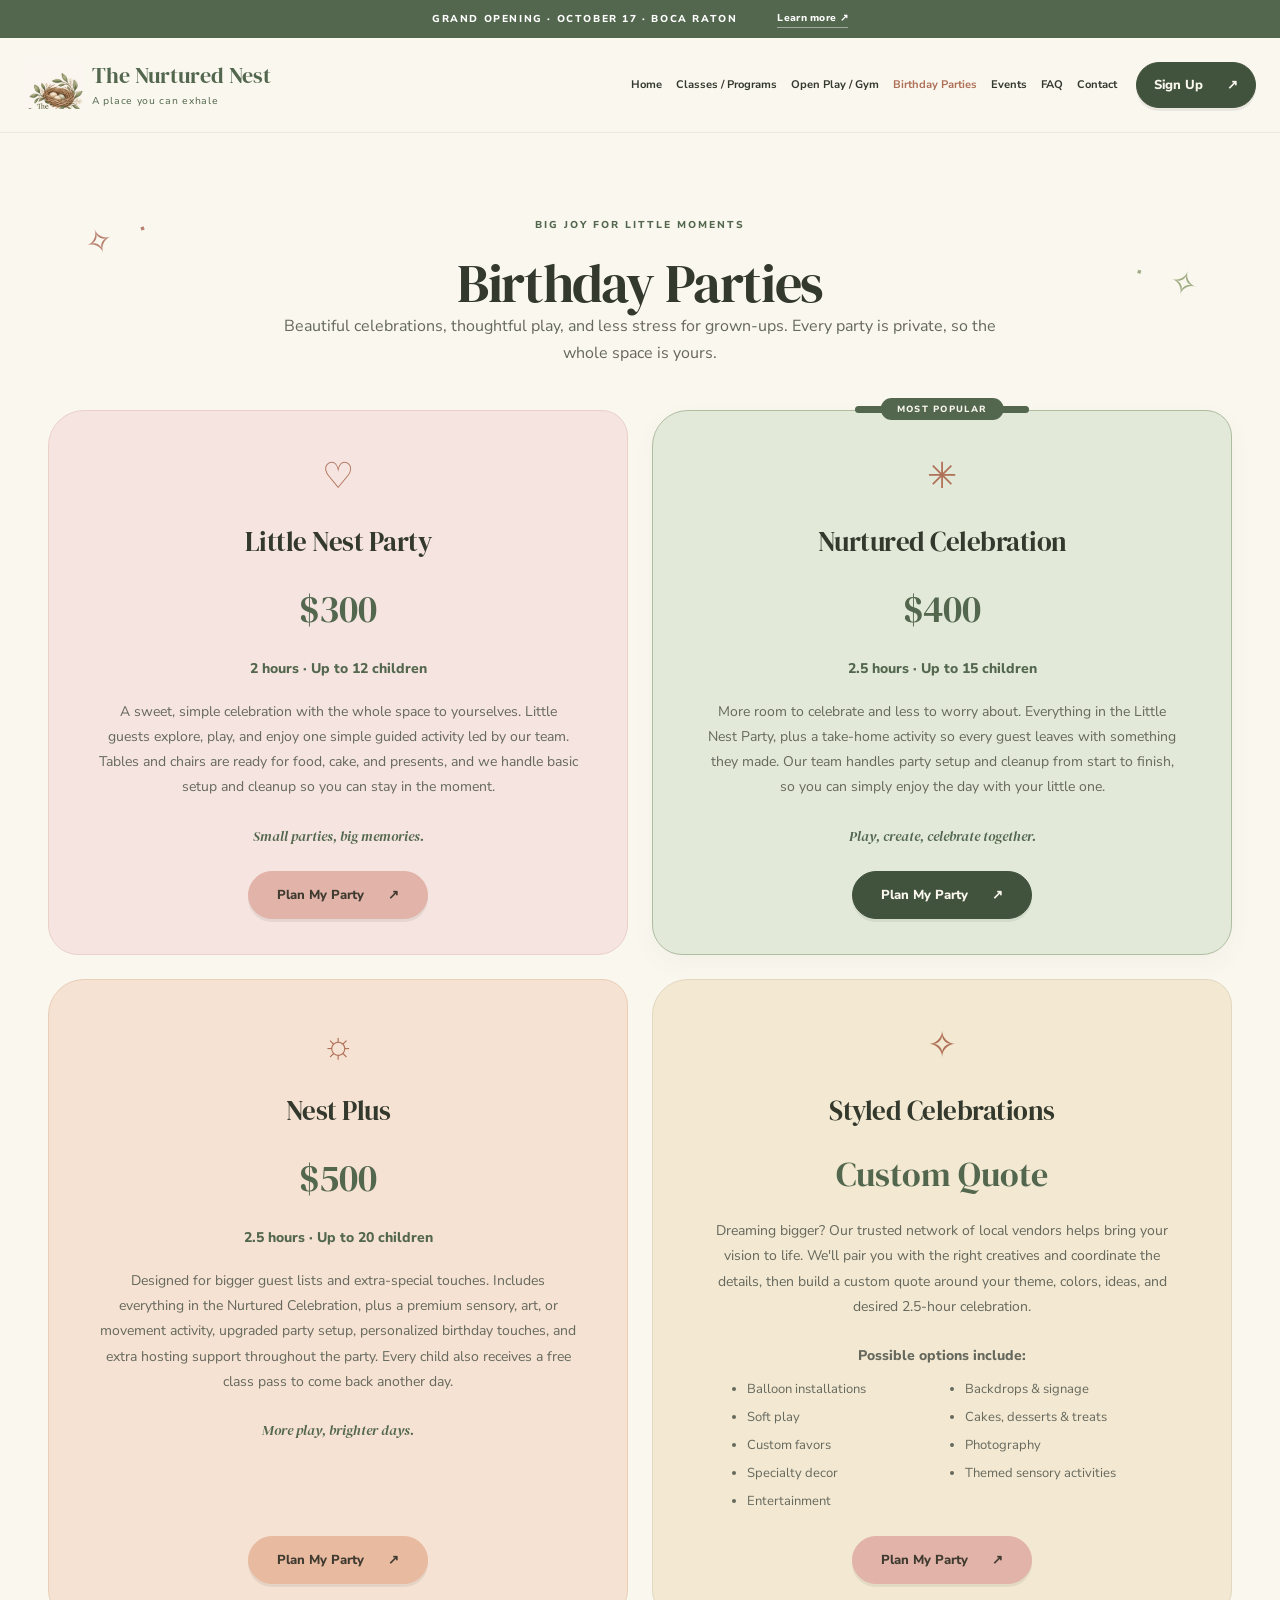
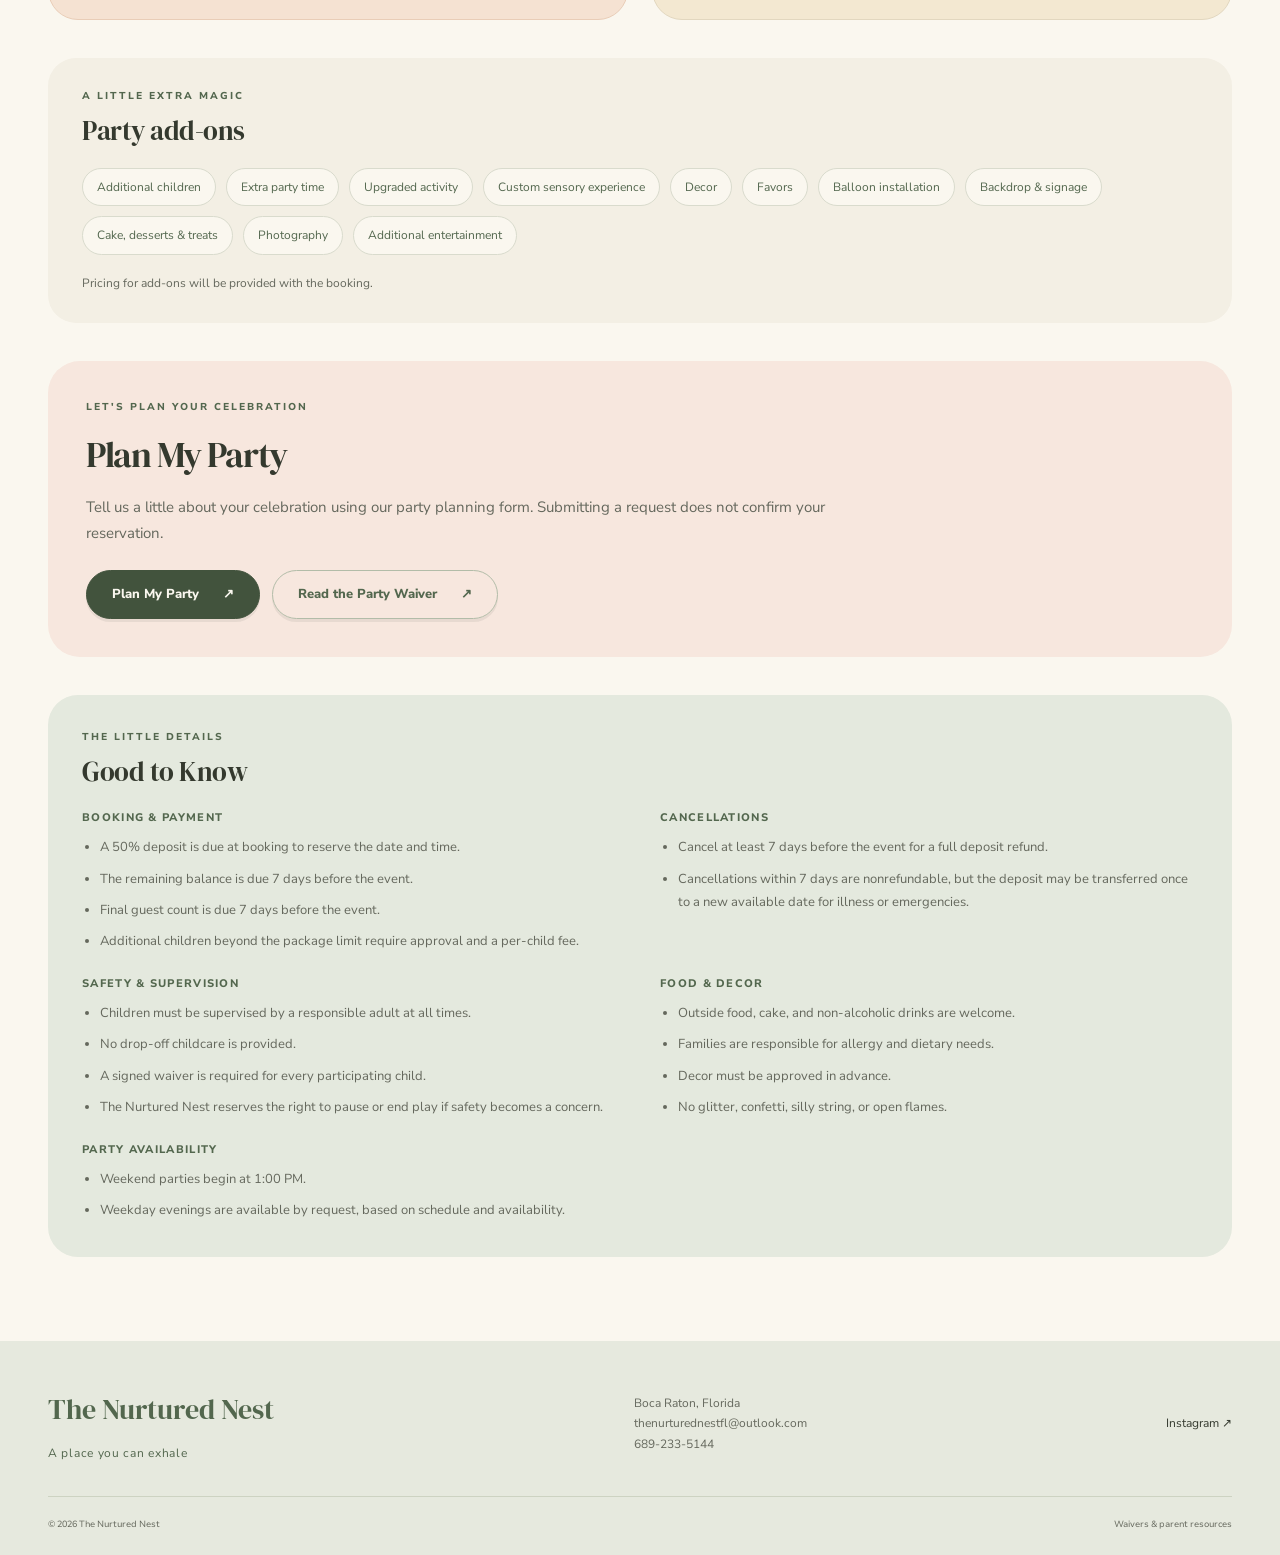
<file: parties.html>
<!doctype html><html lang="en"><head><meta charset="utf-8"><meta name="viewport" content="width=device-width, initial-scale=1"><meta name="color-scheme" content="light only"><meta name="theme-color" content="#53674e"><title>Birthday Parties | The Nurtured Nest</title><meta name="description" content="Private birthday celebrations, package options and party planning at The Nurtured Nest."><link rel="preconnect" href="https://fonts.googleapis.com"><link rel="preconnect" href="https://fonts.gstatic.com" crossorigin><link href="https://fonts.googleapis.com/css2?family=DM+Serif+Display:ital@0;1&amp;family=Nunito+Sans:wght@400;500;600;700;800&amp;display=swap" rel="stylesheet"><link rel="stylesheet" href="style.css"><script src="script.js" defer></script></head><body><a class="skip-link" href="#main">Skip to content</a><div class="announcement"><span>GRAND OPENING · OCTOBER 17 · BOCA RATON</span><a href="events.html#grand-opening">Learn more <span aria-hidden="true">↗</span></a></div>
<header class="header"><a class="brand" href="index.html" aria-label="The Nurtured Nest home"><svg class="client-logo" viewBox="125 130 235 160" role="img" aria-label="The Nurtured Nest nest with eggs logo"><image href="images/Nurtured_Nest_Birthday_Parties_Page1.jpg" width="1530" height="1980"/></svg><span>The Nurtured Nest<small>A place you can exhale</small></span></a><button class="menu-toggle" aria-controls="navigation" aria-expanded="false" aria-label="Open navigation"><span></span><span></span></button><nav id="navigation" aria-label="Main navigation"><a href="index.html">Home</a><a href="programs.html">Classes / Programs</a><a href="open-play.html">Open Play / Gym</a><a href="parties.html" aria-current="page">Birthday Parties</a><a href="events.html">Events</a><a href="faq.html">FAQ</a><a href="contact.html">Contact</a><a class="button nav-cta" href="https://form.jotform.com/262747598045066" target="_blank" rel="noopener noreferrer">Sign Up <span aria-hidden="true">↗</span></a></nav></header><main id="main"><section id="parties" class="parties wrap section-pad">
  <div class="center-heading reveal"><p class="eyebrow">BIG JOY FOR LITTLE MOMENTS</p><h1 class="page-title">Birthday Parties</h1><p>Beautiful celebrations, thoughtful play, and less stress for grown-ups. Every party is private, so the whole space is yours.</p></div>
  <div class="party-grid birthday-grid">
    <article class="party-card reveal"><span aria-hidden="true">♡</span><h2 class="package-name">Little Nest Party</h2><p class="price">$300</p><p class="package-meta">2 hours · Up to 12 children</p><p>A sweet, simple celebration with the whole space to yourselves. Little guests explore, play, and enjoy one simple guided activity led by our team. Tables and chairs are ready for food, cake, and presents, and we handle basic setup and cleanup so you can stay in the moment.</p><p class="package-tagline">Small parties, big memories.</p><a class="button secondary" href="https://form.jotform.com/262686171086060" target="_blank" rel="noopener noreferrer">Plan My Party <span aria-hidden="true">↗</span></a></article>
    <article class="party-card reveal"><span class="popular-badge">MOST POPULAR</span><span aria-hidden="true">✳</span><h2 class="package-name">Nurtured Celebration</h2><p class="price">$400</p><p class="package-meta">2.5 hours · Up to 15 children</p><p>More room to celebrate and less to worry about. Everything in the Little Nest Party, plus a take-home activity so every guest leaves with something they made. Our team handles party setup and cleanup from start to finish, so you can simply enjoy the day with your little one.</p><p class="package-tagline">Play, create, celebrate together.</p><a class="button" href="https://form.jotform.com/262686171086060" target="_blank" rel="noopener noreferrer">Plan My Party <span aria-hidden="true">↗</span></a></article>
    <article class="party-card reveal"><span aria-hidden="true">☼</span><h2 class="package-name">Nest Plus</h2><p class="price">$500</p><p class="package-meta">2.5 hours · Up to 20 children</p><p>Designed for bigger guest lists and extra-special touches. Includes everything in the Nurtured Celebration, plus a premium sensory, art, or movement activity, upgraded party setup, personalized birthday touches, and extra hosting support throughout the party. Every child also receives a free class pass to come back another day.</p><p class="package-tagline">More play, brighter days.</p><a class="button secondary" href="https://form.jotform.com/262686171086060" target="_blank" rel="noopener noreferrer">Plan My Party <span aria-hidden="true">↗</span></a></article>
    <article class="party-card styled-party reveal"><span aria-hidden="true">✧</span><h2 class="package-name">Styled Celebrations</h2><p class="price custom-price">Custom Quote</p><p>Dreaming bigger? Our trusted network of local vendors helps bring your vision to life. We'll pair you with the right creatives and coordinate the details, then build a custom quote around your theme, colors, ideas, and desired 2.5-hour celebration.</p><p class="options-label">Possible options include:</p><ul class="styled-options"><li>Balloon installations</li><li>Backdrops & signage</li><li>Soft play</li><li>Cakes, desserts & treats</li><li>Custom favors</li><li>Photography</li><li>Specialty decor</li><li>Themed sensory activities</li><li>Entertainment</li></ul><a class="button secondary" href="https://form.jotform.com/262686171086060" target="_blank" rel="noopener noreferrer">Plan My Party <span aria-hidden="true">↗</span></a></article>
  </div>
  <div class="party-addons reveal"><p class="eyebrow">A LITTLE EXTRA MAGIC</p><h2 class="party-subheading">Party add-ons</h2><ul class="addon-list"><li>Additional children</li><li>Extra party time</li><li>Upgraded activity</li><li>Custom sensory experience</li><li>Decor</li><li>Favors</li><li>Balloon installation</li><li>Backdrop & signage</li><li>Cake, desserts & treats</li><li>Photography</li><li>Additional entertainment</li></ul><p>Pricing for add-ons will be provided with the booking.</p></div>
  <div id="party-inquiry" class="resource-panel reveal"><p class="eyebrow">LET'S PLAN YOUR CELEBRATION</p><h2>Plan My Party</h2><p>Tell us a little about your celebration using our party planning form. Submitting a request does not confirm your reservation.</p><div class="actions"><a class="button" href="https://form.jotform.com/262686171086060" target="_blank" rel="noopener noreferrer">Plan My Party <span aria-hidden="true">↗</span></a><a class="button secondary" href="documents/Nurtured_Nest_Party_Waiver.pdf" target="_blank" rel="noopener noreferrer">Read the Party Waiver <span aria-hidden="true">↗</span></a></div></div><aside class="party-details reveal" aria-labelledby="party-details-heading"><p class="eyebrow">THE LITTLE DETAILS</p><h2 id="party-details-heading" class="party-subheading">Good to Know</h2><div class="party-details-grid">
    <div><h3 class="policy-heading">Booking & Payment</h3><ul><li>A 50% deposit is due at booking to reserve the date and time.</li><li>The remaining balance is due 7 days before the event.</li><li>Final guest count is due 7 days before the event.</li><li>Additional children beyond the package limit require approval and a per-child fee.</li></ul></div>
    <div><h3 class="policy-heading">Cancellations</h3><ul><li>Cancel at least 7 days before the event for a full deposit refund.</li><li>Cancellations within 7 days are nonrefundable, but the deposit may be transferred once to a new available date for illness or emergencies.</li></ul></div>
    <div><h3 class="policy-heading">Safety & Supervision</h3><ul><li>Children must be supervised by a responsible adult at all times.</li><li>No drop-off childcare is provided.</li><li>A signed waiver is required for every participating child.</li><li>The Nurtured Nest reserves the right to pause or end play if safety becomes a concern.</li></ul></div>
    <div><h3 class="policy-heading">Food & Decor</h3><ul><li>Outside food, cake, and non-alcoholic drinks are welcome.</li><li>Families are responsible for allergy and dietary needs.</li><li>Decor must be approved in advance.</li><li>No glitter, confetti, silly string, or open flames.</li></ul></div>
    <div><h3 class="policy-heading">Party Availability</h3><ul><li>Weekend parties begin at 1:00 PM.</li><li>Weekday evenings are available by request, based on schedule and availability.</li></ul></div>
  </div></aside>
</section></main><footer><div class="wrap footer-top"><a class="footer-brand" href="index.html">The Nurtured Nest<small>A place you can exhale</small></a><p>Boca Raton, Florida<br><a href="mailto:thenurturednestfl@outlook.com">thenurturednestfl@outlook.com</a><br><a href="tel:+16892335144">689-233-5144</a></p><a href="https://www.instagram.com/thenurturednestfl/" target="_blank" rel="noopener noreferrer">Instagram ↗</a></div><div class="wrap footer-bottom"><span>© <span id="year">2026</span> The Nurtured Nest</span><a href="faq.html#agreements">Waivers & parent resources</a></div></footer></body></html>
</file>
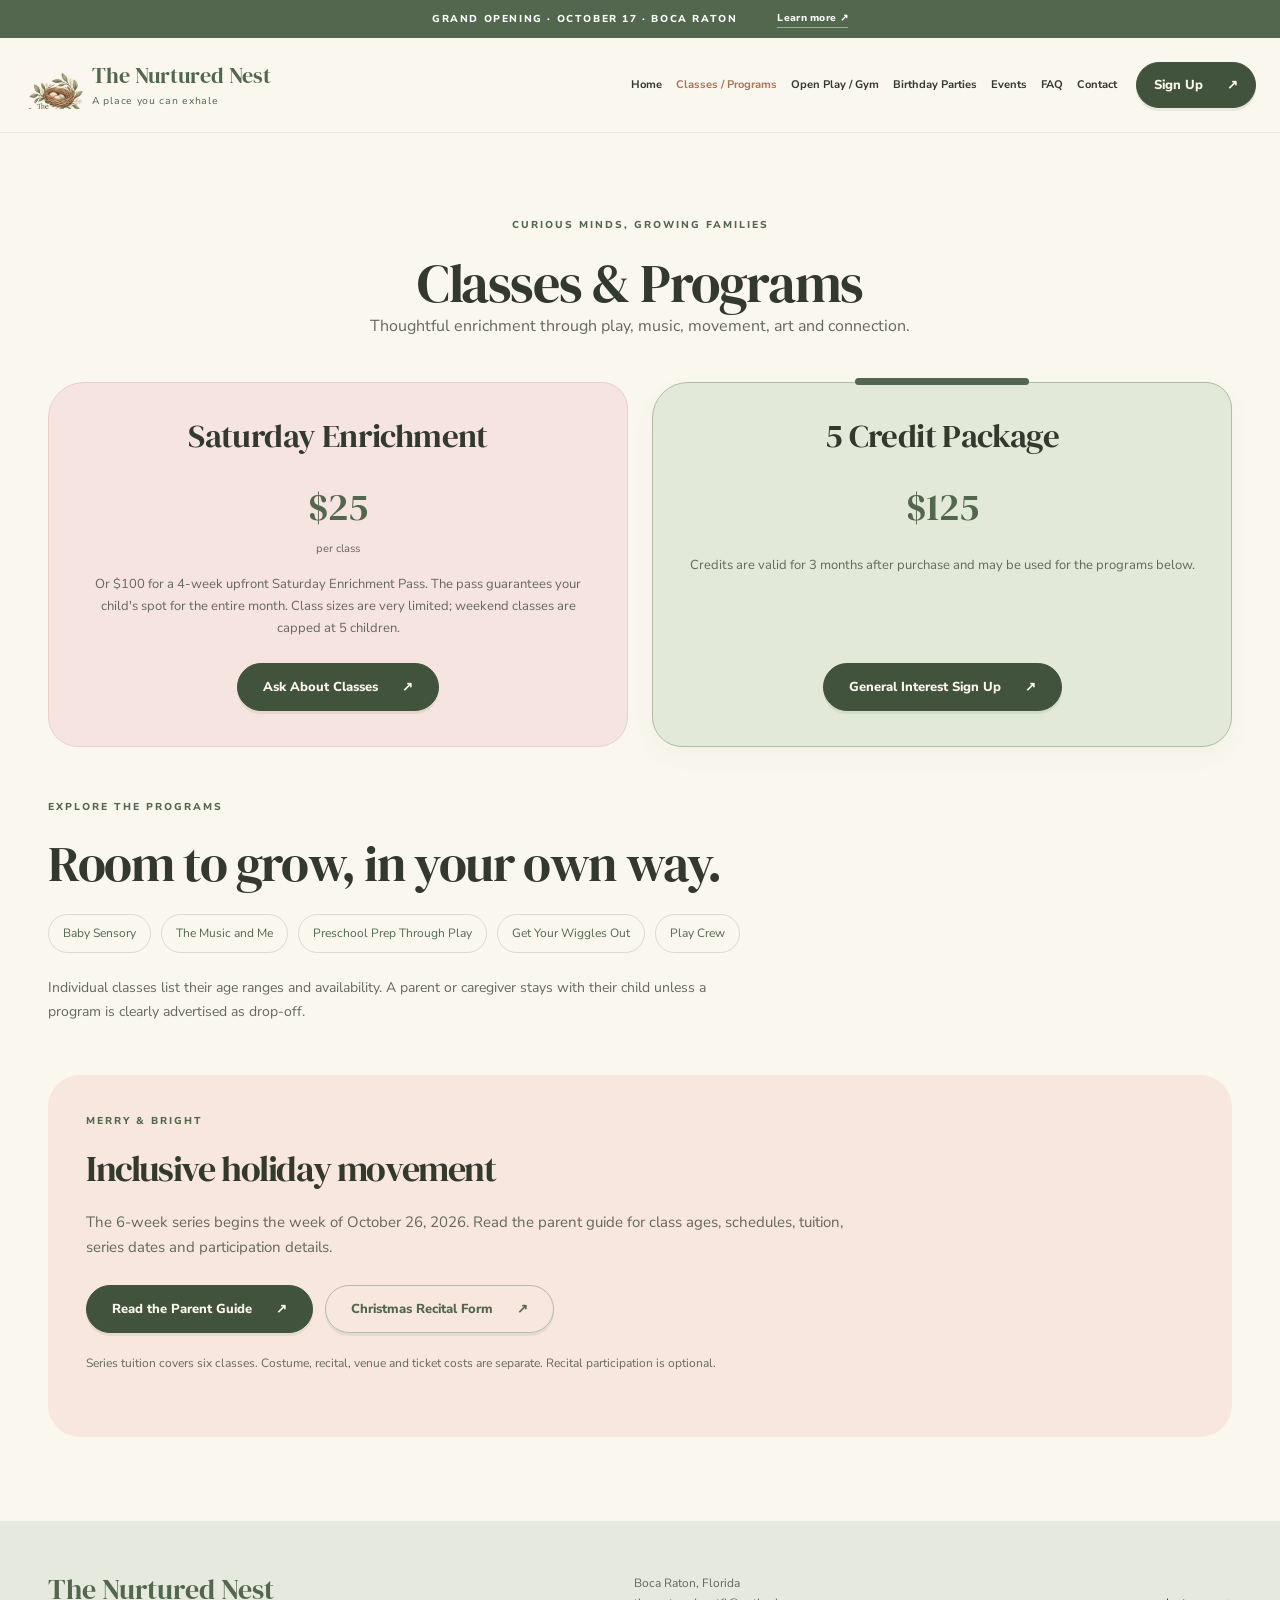
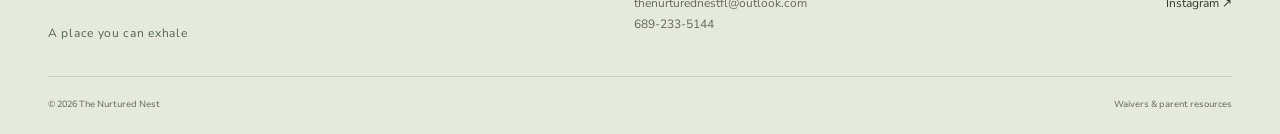
<file: programs.html>
<!doctype html><html lang="en"><head><meta charset="utf-8"><meta name="viewport" content="width=device-width, initial-scale=1"><meta name="color-scheme" content="light only"><meta name="theme-color" content="#53674e"><title>Classes & Programs | The Nurtured Nest</title><meta name="description" content="Saturday Enrichment and class credit packages at The Nurtured Nest in Boca Raton."><link rel="preconnect" href="https://fonts.googleapis.com"><link rel="preconnect" href="https://fonts.gstatic.com" crossorigin><link href="https://fonts.googleapis.com/css2?family=DM+Serif+Display:ital@0;1&amp;family=Nunito+Sans:wght@400;500;600;700;800&amp;display=swap" rel="stylesheet"><link rel="stylesheet" href="style.css"><script src="script.js" defer></script></head><body><a class="skip-link" href="#main">Skip to content</a><div class="announcement"><span>GRAND OPENING · OCTOBER 17 · BOCA RATON</span><a href="events.html#grand-opening">Learn more <span aria-hidden="true">↗</span></a></div>
<header class="header"><a class="brand" href="index.html" aria-label="The Nurtured Nest home"><svg class="client-logo" viewBox="125 130 235 160" role="img" aria-label="The Nurtured Nest nest with eggs logo"><image href="images/Nurtured_Nest_Birthday_Parties_Page1.jpg" width="1530" height="1980"/></svg><span>The Nurtured Nest<small>A place you can exhale</small></span></a><button class="menu-toggle" aria-controls="navigation" aria-expanded="false" aria-label="Open navigation"><span></span><span></span></button><nav id="navigation" aria-label="Main navigation"><a href="index.html">Home</a><a href="programs.html" aria-current="page">Classes / Programs</a><a href="open-play.html">Open Play / Gym</a><a href="parties.html">Birthday Parties</a><a href="events.html">Events</a><a href="faq.html">FAQ</a><a href="contact.html">Contact</a><a class="button nav-cta" href="https://form.jotform.com/262747598045066" target="_blank" rel="noopener noreferrer">Sign Up <span aria-hidden="true">↗</span></a></nav></header><main id="main"><section class="wrap section-pad"><div class="center-heading"><p class="eyebrow">CURIOUS MINDS, GROWING FAMILIES</p><h1 class="page-title">Classes & Programs</h1><p>Thoughtful enrichment through play, music, movement, art and connection.</p></div><div class="program-pricing"><article class="party-card"><h2>Saturday Enrichment</h2><p class="price">$25 <small>per class</small></p><p>Or $100 for a 4-week upfront Saturday Enrichment Pass. The pass guarantees your child's spot for the entire month. Class sizes are very limited; weekend classes are capped at 5 children.</p><a class="button" href="https://form.jotform.com/262747598045066" target="_blank" rel="noopener noreferrer">Ask About Classes <span aria-hidden="true">↗</span></a></article><article class="party-card"><h2>5 Credit Package</h2><p class="price">$125</p><p>Credits are valid for 3 months after purchase and may be used for the programs below.</p><a class="button" href="https://form.jotform.com/262747598045066" target="_blank" rel="noopener noreferrer">General Interest Sign Up <span aria-hidden="true">↗</span></a></article></div><div class="program-list section-pad"><p class="eyebrow">EXPLORE THE PROGRAMS</p><h2>Room to grow, in your own way.</h2><ul class="addon-list"><li>Baby Sensory</li><li>The Music and Me</li><li>Preschool Prep Through Play</li><li>Get Your Wiggles Out</li><li>Play Crew</li></ul><p>Individual classes list their age ranges and availability. A parent or caregiver stays with their child unless a program is clearly advertised as drop-off.</p></div><div class="resource-panel"><p class="eyebrow">MERRY & BRIGHT</p><h2>Inclusive holiday movement</h2><p>The 6-week series begins the week of October 26, 2026. Read the parent guide for class ages, schedules, tuition, series dates and participation details.</p><div class="actions"><a class="button" href="documents/Merry_Bright_Parent_Guide_UPDATED.pdf" target="_blank" rel="noopener noreferrer">Read the Parent Guide <span aria-hidden="true">↗</span></a><a class="button secondary" href="https://form.jotform.com/262706288664064" target="_blank" rel="noopener noreferrer">Christmas Recital Form <span aria-hidden="true">↗</span></a></div><p class="resource-note">Series tuition covers six classes. Costume, recital, venue and ticket costs are separate. Recital participation is optional.</p></div></section></main><footer><div class="wrap footer-top"><a class="footer-brand" href="index.html">The Nurtured Nest<small>A place you can exhale</small></a><p>Boca Raton, Florida<br><a href="mailto:thenurturednestfl@outlook.com">thenurturednestfl@outlook.com</a><br><a href="tel:+16892335144">689-233-5144</a></p><a href="https://www.instagram.com/thenurturednestfl/" target="_blank" rel="noopener noreferrer">Instagram ↗</a></div><div class="wrap footer-bottom"><span>© <span id="year">2026</span> The Nurtured Nest</span><a href="faq.html#agreements">Waivers & parent resources</a></div></footer></body></html>
</file>
<file: style.css>
:root{--cream:#faf7ef;--paper:#f3efe4;--sage:#53674e;--sage-light:#e4e9de;--olive:#68734e;--blush:#f2e3dd;--terra:#af7158;--ink:#34392e;--muted:#65685d;--line:#d9dbcd;--serif:'DM Serif Display',Georgia,serif;--sans:'Nunito Sans',sans-serif}*{box-sizing:border-box}html{scroll-behavior:smooth;scroll-padding-top:110px}body{margin:0;background:var(--cream);color:var(--ink);font-family:var(--sans);font-size:16px;line-height:1.7}a{color:inherit;text-decoration:none}button{font:inherit}img{display:block;width:100%;height:auto;object-fit:cover}h1,h2,h3,p,figure{margin:0}h1,h2,h3{font-family:var(--serif);font-weight:400;line-height:1.12}h2{font-size:clamp(34px,4vw,54px);letter-spacing:-1.4px}h3{font-size:27px;letter-spacing:-.5px}em{font-weight:400;color:var(--sage)}p{color:var(--muted)}.wrap{width:min(1240px,calc(100% - 96px));margin-inline:auto}.section-pad{padding-block:100px}.eyebrow{font-size:10px;font-weight:800;letter-spacing:2px;color:var(--sage);line-height:1.6;margin-bottom:20px}.button{display:inline-flex;align-items:center;justify-content:center;gap:24px;background:var(--sage);color:#fff;border:1px solid var(--sage);border-radius:100px;padding:14px 25px;font-size:13px;font-weight:800;line-height:1.4;transition:background .2s,transform .2s;white-space:normal}.button:hover{background:#40543c;transform:translateY(-2px)}.button.secondary{background:transparent;color:var(--sage);border-color:#b2bca8}.button.secondary:hover{background:var(--sage-light)}.button.light{background:var(--cream);color:var(--sage);border-color:var(--cream)}.actions{display:flex;align-items:center;flex-wrap:wrap;gap:12px}.text-link{display:inline-flex;align-items:center;gap:24px;font-size:13px;font-weight:800;color:var(--sage)}.text-link:hover{text-decoration:underline;text-underline-offset:5px}a:focus-visible,button:focus-visible{outline:3px solid var(--terra);outline-offset:5px}.skip-link{position:fixed;top:-100px;left:12px;z-index:99;background:var(--cream);padding:12px}.skip-link:focus{top:12px}.announcement{min-height:38px;background:var(--sage);color:#fff;display:flex;align-items:center;justify-content:center;gap:40px;font-size:10px;font-weight:800;letter-spacing:1.6px;padding:9px 20px}.announcement a{letter-spacing:.3px;border-bottom:1px solid #ffffff70}.header{height:95px;position:sticky;top:0;z-index:20;background:#faf7eff5;border-bottom:1px solid #d9dbcd80;display:flex;align-items:center;justify-content:space-between;padding-inline:max(32px,calc((100vw - 1240px)/2));backdrop-filter:blur(12px)}.brand{display:flex;align-items:center;gap:10px;font-family:var(--serif);font-size:24px;line-height:1.1;color:var(--sage);white-space:nowrap}.brand svg{width:41px;height:46px;fill:none;stroke:var(--sage);stroke-width:1.6}.brand small{display:block;font-family:var(--sans);font-size:8px;letter-spacing:2px;margin-top:8px}.header nav{display:flex;gap:25px;align-items:center;font-size:12px;font-weight:700}.header nav>a:not(.button):hover{color:var(--terra)}.nav-cta{padding:12px 20px;margin-left:5px}.menu-toggle{display:none}.hero{display:grid;grid-template-columns: .88fr 1.12fr;gap:50px;align-items:center;padding-top:55px;padding-bottom:36px}.hero-copy{padding-block:30px}.hero .eyebrow{font-size:9px;letter-spacing:1.8px;display:flex;align-items:center;gap:9px}.dot{width:6px;height:6px;border-radius:100%;background:var(--sage)}h1{font-size:clamp(64px,6.5vw,94px);letter-spacing:-3px;position:relative;line-height:1.03}.spark{color:#b7bea5;font-size:57px;display:inline-block;vertical-align:top;margin:15px 0 0 18px}.lead{max-width:390px;font-size:16px;line-height:1.8;margin-block:26px}.values{font-size:10px;font-weight:700;letter-spacing:1px;margin-top:28px;line-height:1.9}.hero-visual{position:relative;min-width:0}.hero-visual img{height:480px;border-radius:140px 32px 32px 32px;object-position:51% center}.image-stamp{position:absolute;bottom:53px;left:-25px;background:var(--cream);padding:18px 25px;box-shadow:0 7px 25px #2835220b;display:flex;gap:16px;align-items:center;border-radius:14px;transform:rotate(-4deg);font-family:var(--serif);font-size:19px;line-height:1.3}.image-stamp>span:first-child{font-size:33px;color:var(--terra)}figcaption{font-size:9px;color:var(--muted);margin:12px 5px 0;line-height:1.6}.opening-teaser{display:flex;align-items:center;gap:25px;padding:20px 30px;border:1px solid var(--line);border-radius:18px;background:var(--paper);transition:background .2s}.opening-teaser:hover{background:var(--sage-light)}.teaser-date{border-right:1px solid #c8cebc;padding-right:25px;text-align:center;line-height:1}.teaser-date b{display:block;font-family:var(--serif);font-size:40px;color:var(--sage);font-weight:400}.teaser-date small{font-size:8px;letter-spacing:1.5px}.opening-teaser .eyebrow{display:block;margin-bottom:3px;font-size:8px}.opening-teaser strong{font-family:var(--serif);font-size:23px;font-weight:400}.teaser-time{margin-left:auto;font-size:12px;color:var(--muted)}.circle-arrow{width:36px;height:36px;display:grid;place-items:center;border:1px solid #a3af97;border-radius:100%;color:var(--sage)}.intro{text-align:center;max-width:770px;padding-block:88px 95px;position:relative}.intro p:last-child{max-width:650px;margin:26px auto 0;font-size:15px}.botanical{font-size:52px;color:#8e9d7d;line-height:1;margin-bottom:22px}.offerings{background:var(--paper)}.section-heading{display:flex;align-items:end;justify-content:space-between;gap:25px;margin-bottom:35px}.section-heading .eyebrow{margin-bottom:13px}.section-heading>p{font-size:13px}.offer-grid{display:grid;grid-template-columns:repeat(4,1fr);gap:16px}.offer{padding:28px 25px 25px;background:#e5e9dd;border-radius:28px;display:flex;flex-direction:column;transition:transform .25s}.offer:nth-child(2){background:#eee1d8}.offer:nth-child(3){background:#eadedc}.offer:nth-child(4){background:#e8e6d6}.offer:hover{transform:translateY(-6px)}.offer-icon{color:var(--sage);font-size:40px;height:68px}.offer .eyebrow{font-size:9px;margin-bottom:12px}.offer h3{font-size:26px;max-width:160px}.offer p{font-size:13px;line-height:1.75;margin-top:16px;margin-bottom:25px}.offer .text-link{margin-top:auto;font-size:11px;justify-content:space-between}.split{display:grid;grid-template-columns:1.07fr .93fr;gap:90px;align-items:center}.photo-frame{position:relative}.photo-frame img{height:425px;border-radius:32px 110px 32px 32px}.photo-label{position:absolute;bottom:24px;left:24px;border-radius:50px;background:var(--cream);padding:10px 22px;font-family:var(--serif);font-size:20px}.split-copy>p:not(.eyebrow){margin-block:24px;max-width:390px}.tags{display:flex;flex-wrap:wrap;gap:8px}.tags span{padding:7px 12px;font-size:10px;color:var(--sage);border:1px solid #c3cbb7;border-radius:30px}.classes{background:#f4eee8}.section-heading h2+p{margin-top:16px}.program-note{font-size:12px;margin-bottom:16px}.class-grid{display:grid;grid-template-columns:repeat(3,1fr);gap:25px}.class-card{background:var(--cream);border-radius:28px;overflow:hidden}.class-card img{height:250px;transition:transform .4s}.class-card:hover img{transform:scale(1.025)}.class-card>div{padding:26px}.class-card .eyebrow{font-size:9px;margin-bottom:11px}.class-card h3{font-size:26px}.class-card p{font-size:13px;margin-top:12px}.class-bottom{margin-top:25px;display:flex;gap:20px;justify-content:space-between;align-items:center}.class-bottom p{font-size:11px}.inclusion{background:var(--sage-light);text-align:center;position:relative}.inclusion .wrap{position:relative}.inclusion h2{font-size:clamp(36px,4.4vw,60px)}.inclusion p:not(.eyebrow){max-width:590px;margin:26px auto;font-size:15px}.inclusion-sign{font-family:var(--serif);color:var(--sage);font-size:21px;font-style:italic}.inclusion-sign span{margin-left:12px;font-size:28px}.floating-star{position:absolute;top:40px;left:9%;font-size:65px;color:#879a76}.center-heading{text-align:center;margin-bottom:42px}.center-heading h2+p{margin-top:20px}.party-grid{display:grid;grid-template-columns:repeat(3,1fr);gap:22px}.party-card{text-align:center;border:1px solid var(--line);border-radius:28px;padding:36px 24px}.party-card:nth-child(2){background:var(--sage-light);border-color:var(--sage-light)}.party-card>span{font-size:36px;color:var(--terra);display:block;margin-bottom:20px}.party-card .price{font-family:var(--serif);font-size:38px;color:var(--sage);margin:20px 0 14px}.price small{display:block;font-family:var(--sans);font-size:11px;color:var(--muted)}.party-card>p:not(.price){font-size:13px;margin-bottom:24px}.fine-print{text-align:center;font-size:11px;margin-top:25px}.events{background:var(--sage);color:var(--cream);overflow:hidden}.event-layout{display:grid;grid-template-columns:1.2fr .8fr;gap:100px;align-items:center}.events .eyebrow,.events em,.events p{color:var(--cream)}.events h2{font-size:clamp(38px,4.2vw,58px)}.events h2+p{max-width:410px;margin:25px 0 30px;color:#e5e9dc}.event-card{background:var(--cream);color:var(--ink);border-radius:100px 100px 28px 28px;padding:35px 35px 30px;text-align:center;position:relative;transform:rotate(3deg)}.event-card .eyebrow{color:var(--sage);font-size:9px}.event-date{display:flex;align-items:center;justify-content:center;gap:16px;color:var(--sage)}.event-date strong{font-family:var(--serif);font-size:105px;font-weight:400;line-height:1.1}.event-date span{font-size:11px;letter-spacing:2px}.event-card h3{font-size:30px;margin:10px 0 15px}.event-card p{color:var(--muted);font-size:14px}.event-address{border-top:1px solid var(--line);padding-top:18px;margin-top:20px;font-size:12px;color:var(--muted)}.event-flower{position:absolute;right:-24px;top:45px;font-size:64px;color:#d1b19a}.community{display:grid;grid-template-columns:1.1fr .9fr;gap:100px;align-items:center}.community p:not(.eyebrow){margin-top:23px;max-width:460px}.rental{background:var(--paper);border:1px solid var(--line);border-radius:28px;padding:38px 45px;display:flex;align-items:center;gap:55px;margin-bottom:90px}.rental .eyebrow{margin-bottom:12px}.rental p:last-child{max-width:750px;font-size:14px;margin-top:15px}.rental .button{flex-shrink:0}.connect{text-align:center;background:var(--blush)}.connect p:not(.eyebrow){max-width:520px;margin:24px auto 28px;font-size:15px}.visit{display:grid;grid-template-columns:1.3fr .7fr;gap:70px;align-items:center}.visit address{font-style:normal;color:var(--muted);margin:25px 0 30px}.visit-note{padding:40px;text-align:center;border:1px solid var(--line);border-radius:26px;background:var(--paper)}.visit-note>span{font-size:55px;color:var(--sage)}.visit-note .eyebrow{margin-bottom:13px}.visit-note p:not(.eyebrow){margin:15px 0 20px}.visit-note a{font-size:13px;color:var(--sage);text-decoration:underline;text-underline-offset:5px}footer{background:#e6e9de;padding:45px 0 22px}.footer-top{display:flex;align-items:center;justify-content:space-between;gap:25px;padding-bottom:35px}.footer-brand{font-family:var(--serif);font-size:28px;color:var(--sage)}.footer-brand small{display:block;font:10px var(--sans);letter-spacing:2px;margin-top:12px}.footer-top p,.footer-top>a:last-child{font-size:12px}.footer-bottom{display:flex;justify-content:space-between;border-top:1px solid #cdd3c2;padding-top:20px;font-size:9px;color:var(--muted);gap:20px}.js .reveal{opacity:0;transform:translateY(20px);transition:opacity .7s,transform .7s}.js .reveal.visible{opacity:1;transform:none}
@media(min-width:1500px){.hero-visual img{height:540px}.hero{padding-top:65px;padding-bottom:45px}}
@media(max-width:1100px){.wrap{width:calc(100% - 60px)}.header{padding-inline:30px}.header nav{gap:16px}.brand{font-size:21px}.brand svg{width:32px}.nav-cta{padding:11px 15px}.hero{gap:35px}.hero-visual img{height:450px}h1{font-size:76px}.split{gap:50px}.offer{padding:24px 20px}.offer h3{font-size:23px}.event-layout,.community{gap:60px}.class-card img{height:210px}.class-card>div{padding:22px}.class-card h3{font-size:23px}}
@media(max-width:860px){html{scroll-padding-top:90px}.header{height:80px}.menu-toggle{display:flex;flex-direction:column;justify-content:center;gap:6px;width:44px;height:44px;border:1px solid var(--line);border-radius:100%;background:transparent;align-items:center}.menu-toggle span{height:1px;width:18px;background:var(--sage);transition:transform .2s}.menu-toggle[aria-expanded=true] span:first-child{transform:translateY(3.5px) rotate(45deg)}.menu-toggle[aria-expanded=true] span:last-child{transform:translateY(-3.5px) rotate(-45deg)}.header nav{display:none;position:absolute;top:80px;left:0;right:0;background:var(--cream);padding:20px 30px 30px;border-bottom:1px solid var(--line);box-shadow:0 15px 20px #34392e0a}.header nav.open{display:flex;flex-direction:column;align-items:stretch;gap:0}.header nav>a{padding:12px}.header nav .button{margin:12px 0 0}.hero{gap:25px}.hero-visual img{height:400px}h1{font-size:64px}.spark{font-size:37px;margin-left:8px}.hero .actions{align-items:stretch}.hero .button{font-size:11px;padding:13px 18px}.image-stamp{font-size:16px;padding:15px}.teaser-time{display:none}.offer-grid{grid-template-columns:repeat(2,1fr)}.offer h3{max-width:none}.offer-icon{height:55px}.section-pad{padding-block:75px}.class-grid{gap:15px}.class-card>div{padding:20px 15px}.class-card h3{font-size:22px}.class-card img{height:180px}.class-bottom{flex-direction:column;align-items:flex-start}.event-layout{gap:40px}.event-card{padding:30px 22px}.event-date strong{font-size:85px}.party-card{padding:30px 15px}.party-card h3{font-size:24px}.rental{padding:32px;gap:30px}.visit{gap:35px}.visit .button{font-size:11px}.visit-note{padding:30px 20px}.community{gap:30px}.floating-star{left:0;font-size:45px}}
@media(max-width:600px){.wrap{width:calc(100% - 40px)}.announcement{gap:12px;font-size:7px;letter-spacing:.8px;padding-inline:12px;min-height:34px}.announcement a{font-size:8px;white-space:nowrap}.header{padding-inline:20px;height:76px}.header nav{top:76px;padding-inline:20px}.brand{font-size:22px}.brand small{font-size:7px;letter-spacing:1.5px}.hero{grid-template-columns:1fr;padding-top:34px;gap:24px;padding-bottom:25px}.hero-copy{padding:0}.hero .eyebrow{font-size:8px;margin-bottom:20px}h1{font-size:70px;letter-spacing:-2.5px}.spark{font-size:45px;margin:15px 0 0 20px}.lead{font-size:15px;margin-block:22px}.hero .button{font-size:12px;padding:14px 20px}.values{font-size:9px;margin-top:22px}.hero-visual img{height:300px;border-radius:85px 24px 24px 24px;object-position:50% center}.image-stamp{left:12px;bottom:49px;font-size:16px;padding:12px 17px;gap:12px}.image-stamp>span:first-child{font-size:27px}figcaption{font-size:8px;margin-top:10px}.opening-teaser{gap:15px;padding:17px 16px}.teaser-date{padding-right:15px}.teaser-date b{font-size:34px}.teaser-date small{font-size:7px}.opening-teaser .eyebrow{font-size:7px;letter-spacing:1px}.opening-teaser strong{font-size:18px;line-height:1.2;display:block}.circle-arrow{flex-shrink:0;width:28px;height:28px}.intro{padding-block:65px}.intro h2{font-size:34px}.intro p:last-child{font-size:14px;margin-top:22px}.eyebrow{font-size:9px;letter-spacing:1.6px;margin-bottom:16px}.section-pad{padding-block:65px}h2{font-size:36px;letter-spacing:-.9px}.section-heading{display:block;margin-bottom:28px}.section-heading>p{margin-top:18px}.section-heading>.text-link{margin-top:22px}.offer-grid{gap:12px}.offer{padding:22px 17px;border-radius:23px}.offer h3{font-size:24px;line-height:1.15}.offer p{font-size:12px;margin-bottom:20px}.offer .eyebrow{font-size:8px;letter-spacing:1px}.offer-icon{font-size:33px;height:50px}.offer .text-link{font-size:10px;gap:8px}.split{grid-template-columns:1fr;gap:32px}.photo-frame img{height:300px;border-radius:24px 80px 24px 24px}.split-copy>p:not(.eyebrow){font-size:14px;margin-block:20px}.tags span{font-size:9px}.class-grid{grid-template-columns:1fr;gap:22px}.class-card img{height:240px}.class-card>div{padding:25px}.class-card h3{font-size:28px}.class-bottom{gap:17px}.inclusion h2{font-size:36px}.floating-star{font-size:28px;top:-30px;left:3px}.inclusion p:not(.eyebrow){font-size:14px;margin-block:22px}.party-grid{grid-template-columns:1fr;gap:18px}.party-card{padding:28px}.party-card h3{font-size:29px}.party-card>span{margin-bottom:12px}.party-card .price{margin-top:15px}.fine-print{font-size:10px}.event-layout{grid-template-columns:1fr;gap:42px}.events h2{font-size:39px}.events h2+p{font-size:14px}.event-card{margin:0 18px;transform:rotate(2deg);padding:32px}.event-flower{font-size:55px;right:-18px}.event-date strong{font-size:105px}.community{grid-template-columns:1fr;gap:20px}.community p:not(.eyebrow){font-size:14px}.rental{flex-direction:column;align-items:flex-start;padding:28px;margin-bottom:65px;gap:24px}.rental h3{font-size:30px}.rental p:last-child{font-size:13px}.connect h2{font-size:39px}.connect p:not(.eyebrow){font-size:14px}.visit{grid-template-columns:1fr;gap:35px}.visit .actions{gap:20px}.visit .button{font-size:12px}.visit-note{padding:28px}.visit-note>span{font-size:42px}.footer-top{flex-direction:column;align-items:flex-start;gap:23px}.footer-bottom{flex-direction:column;gap:12px}.footer-bottom>span:last-child{max-width:290px}.footer-brand{font-size:27px}}
@media(prefers-reduced-motion:reduce){html{scroll-behavior:auto}*,*::before,*::after{animation:none!important;transition:none!important}.js .reveal{opacity:1;transform:none}}
.community-photo{position:relative}.community-photo img{height:340px;border-radius:160px 160px 28px 28px}.community-photo figcaption{position:absolute;bottom:20px;left:50%;transform:translateX(-50%) rotate(-3deg);white-space:nowrap;background:var(--cream);padding:12px 24px;border-radius:12px;font-family:var(--serif);font-size:23px;color:var(--sage)}

/* Keep browser-rendered controls and automatic darkening in the light scheme. */
:root{color-scheme:only light}

/* Warm, botanical refinement of the original layout. */
:root{--peach:#e8b49d;--dusty-pink:#d9a7a0;--butter:#f4e5b8;--deep-olive:#42533d;--hero-blush:#f7e7de}
.hero-band{background:var(--hero-blush);position:relative;overflow:hidden;isolation:isolate;padding-bottom:34px}
.hero{grid-template-columns:.83fr 1.17fr;gap:46px;padding-top:40px;padding-bottom:28px;position:relative;z-index:1}
.hero-copy{padding-block:15px}.hero-visual{isolation:isolate;padding-top:14px;padding-bottom:37px}
.hero-visual img{height:510px;border-radius:120px 45px 115px 35px;position:relative;z-index:1}
.hero-visual::before{content:'';position:absolute;inset:-12px -20px 60px 40px;background:#bcc8ad;border-radius:42% 58% 30% 65%;transform:rotate(7deg);z-index:-1}
.hero-visual::after{content:'';position:absolute;width:150px;height:170px;background:var(--dusty-pink);border-radius:52% 48% 60% 40%;left:-26px;bottom:45px;transform:rotate(-15deg);z-index:-1}
.hero-shape{position:absolute;right:-14px;bottom:90px;width:62px;height:80px;border-radius:60% 40% 55% 45%;background:#c9826b;transform:rotate(25deg);z-index:-1}
.hero-leaf{position:absolute;left:-40px;top:14px;width:65px;height:110px;fill:none;stroke:var(--sage);stroke-width:1.5;z-index:2;transform:rotate(-18deg)}
.hero-sparkles{position:absolute;right:10px;top:-25px;font-size:29px;color:#94654d;letter-spacing:9px;z-index:2;transform:rotate(8deg)}
.opening-badge,.family-badge{position:absolute;z-index:3;border-radius:50px;font-size:11px;font-weight:800;letter-spacing:.4px;box-shadow:0 5px 15px #49352c0b}
.opening-badge{right:25px;top:-5px;background:var(--butter);color:var(--deep-olive);padding:12px 19px;transform:rotate(4deg)}
.family-badge{right:30px;bottom:50px;background:var(--sage);color:var(--cream);padding:10px 18px;transform:rotate(-3deg)}
.hero-visual figcaption{position:absolute;bottom:5px;left:0;right:0;margin:0;font-size:9px}
.image-stamp{z-index:3;bottom:92px;left:-18px;background:#fff9ee;padding:14px 20px}
.hero-wave{position:absolute;bottom:-1px;left:0;width:100%;height:48px;fill:var(--cream);z-index:2}
.hero .secondary{background:var(--dusty-pink);border-color:var(--dusty-pink);color:#413d30}.hero .secondary:hover{background:#ce9690;border-color:#ce9690}
.button{background:var(--deep-olive);border-color:var(--deep-olive);color:var(--cream);box-shadow:0 3px 0 #29382514;transition:background .25s,transform .25s,box-shadow .25s}.button:hover{box-shadow:0 6px 14px #29382518}
.opening-teaser{margin-top:16px;background:#eef0e4;border-radius:24px 14px 24px 14px}.circle-arrow{background:var(--peach);border-color:var(--peach)}
.intro::after{content:'✧';position:absolute;right:3%;top:80px;font-size:35px;color:var(--terra);transform:rotate(13deg)}
.offerings{background:#edf0e6}.offer{background:#dce5d1;border-radius:34px 24px 30px 24px}.offer:nth-child(2){background:#eed1cd;border-radius:24px 36px 24px 30px}.offer:nth-child(3){background:#f0d3bf}.offer:nth-child(4){background:#f2e8c7}
.offer-icon{display:block;transition:transform .35s;transform-origin:25px 25px}.offer-icon svg{width:47px;height:47px;fill:none;stroke:var(--sage);stroke-width:1.7;stroke-linecap:round;stroke-linejoin:round}.offer:nth-child(2) .offer-icon svg,.offer:nth-child(3) .offer-icon svg{stroke:#975d4d}.offer:hover .offer-icon{transform:translateY(-3px) rotate(-8deg)}.offer:nth-child(even):hover .offer-icon{transform:translateY(-3px) rotate(8deg)}
.photo-frame,.community-photo{isolation:isolate}.photo-frame::before{content:'';position:absolute;inset:20px -15px -16px 22px;background:#edc6b5;border-radius:60px 100px 55px 80px;transform:rotate(-4deg);z-index:-1}.photo-frame img{border-radius:38px 115px 45px 75px}.photo-label{background:#f5e9c6}
.split-copy h2{position:relative}.split-copy h2::after{content:'✧';color:#b17c64;font-size:28px;margin-left:14px;vertical-align:top}
.classes{background:#f7e7de;position:relative;overflow:hidden;isolation:isolate}.classes::before{content:'';position:absolute;width:330px;height:300px;border-radius:50% 50% 35% 65%;background:#e7bdb422;right:-160px;top:20px;z-index:-1}.class-card{border-radius:38px 25px 28px 28px;background:#e4eadb;border-bottom:4px solid #9baa87}.class-card:nth-child(2){background:#f0d9d3;border-radius:25px 38px 28px 28px;border-color:#c48c80}.class-card:nth-child(3){background:#f1e5d0;border-color:#c5a27d}.class-card:nth-child(2) .eyebrow{color:#805345}.class-card p{color:#53594c}
.inclusion{background:var(--sage);color:var(--cream);overflow:hidden;isolation:isolate}.inclusion .eyebrow,.inclusion em,.inclusion-sign{color:#f4e5c9}.inclusion p:not(.eyebrow){color:#eef0e6}.inclusion::before,.inclusion::after{content:'';position:absolute;pointer-events:none;border:1px solid #f8efd520;width:180px;height:320px;border-radius:100% 0 100% 0;transform:rotate(35deg);left:-35px;top:25px;z-index:-1}.inclusion::after{left:auto;right:-40px;top:auto;bottom:-100px;transform:rotate(-35deg)}.floating-star{color:#f4e5c970}.inclusion h2{position:relative}.inclusion h2::after{content:'✧';position:absolute;right:7%;bottom:-20px;font-family:var(--serif);font-size:40px;color:#f4e5c940}
.parties{position:relative}.parties::before,.parties::after{content:'✧ ·';position:absolute;top:74px;left:3%;font-size:33px;letter-spacing:10px;color:#ba8170;transform:rotate(-20deg)}.parties::after{content:'· ✧';left:auto;right:2%;top:120px;color:#a1ad83;transform:rotate(18deg)}
.party-card{background:#f5e4df;border-color:#ead0c9;border-radius:36px 26px 30px 30px}.party-card:nth-child(2){background:#e2e9d8;border:1px solid #aebda0;box-shadow:0 9px 25px #53674e0b;position:relative}.party-card:nth-child(2)::before{content:'';position:absolute;top:-5px;left:35%;right:35%;height:7px;border-radius:20px;background:var(--sage)}.party-card:nth-child(3){background:#f5e2d2;border-color:#e9cdb7}.party-card .secondary{background:#e2b3a9;border-color:#e2b3a9;color:#403b30}.party-card:nth-child(3) .secondary{background:#e8baa0;border-color:#e8baa0}.party-card .secondary:hover{background:#d6a094}
.events{background:var(--deep-olive);position:relative;isolation:isolate}.events::before{content:'10.17';position:absolute;left:-20px;bottom:-90px;font-family:var(--serif);font-size:clamp(190px,27vw,390px);line-height:1;color:#efcfbb12;letter-spacing:-15px;z-index:-1}.events h2 em{color:#efc5b1}.events .button.light{background:#edc3aa;border-color:#edc3aa;color:#343e2d;padding-inline:30px}.events .button.light:hover{background:#f0d4b8}.event-card{background:#fff5e7;border:1px solid #e8cdb7;box-shadow:8px 10px 0 #dda99b35}.event-flower{color:#d9a7a0}.event-card::after{content:'✧';position:absolute;left:-23px;bottom:60px;color:#e5bda6;font-size:46px;transform:rotate(-12deg)}
.community-photo::before{content:'';position:absolute;inset:-12px 16px 15px -15px;background:#c7d2b7;transform:rotate(-5deg);border-radius:140px 160px 35px 60px;z-index:-1}.community-photo img{border-radius:140px 95px 55px 28px}.community-photo figcaption{background:#f0d3bf}
.rental{background:#eceee1;border-color:#d4dbc5;border-radius:45px 25px 40px 25px}.rental .secondary{background:#edcdbd;border-color:#edcdbd;color:#403e30}.connect{background:#eed3cd;position:relative;overflow:hidden;isolation:isolate}.connect::before{content:'';position:absolute;left:-65px;bottom:-95px;width:220px;height:280px;border:1px solid #a2756450;border-radius:120px 120px 0 0;transform:rotate(-20deg);z-index:-1}.connect::after{content:'♡';position:absolute;right:9%;top:55px;font-size:38px;color:#a5695750;transform:rotate(15deg)}.visit-note{background:#f3e8d1;border-color:#e2d7bf;border-radius:60px 60px 26px 26px}
@media(max-width:1100px){.hero{gap:35px}.hero-visual img{height:475px}.hero-leaf{width:45px;left:-24px}.opening-badge{right:12px;font-size:10px}.family-badge{right:15px;font-size:10px}}
@media(max-width:860px){.hero{gap:28px;grid-template-columns:.9fr 1.1fr}.hero-visual img{height:430px}.hero-visual::before{right:-12px;left:10px}.opening-badge{padding:10px 14px;right:0}.family-badge{right:5px;padding:9px 12px;font-size:8px}.image-stamp{left:-12px;font-size:15px;padding:12px 15px}.hero-sparkles{right:0;font-size:22px}.hero-leaf{top:30px}.parties::before{left:0;font-size:24px}.parties::after{right:0;font-size:24px}.intro::after{right:0;top:50px;font-size:25px}}
@media(max-width:600px){.hero-band{padding-bottom:28px}.hero{grid-template-columns:1fr;gap:24px;padding-top:28px;padding-bottom:24px}.hero-copy{padding:0}.hero .lead{margin-block:18px}.hero .values{margin-top:18px}.hero-visual{padding-top:10px;padding-bottom:55px}.hero-visual img{height:325px;border-radius:75px 28px 75px 28px}.hero-visual::before{inset:-3px -8px 73px 18px;border-radius:45% 55% 28% 60%;transform:rotate(5deg)}.hero-visual::after{width:90px;height:105px;left:-10px;bottom:55px}.hero-shape{right:-7px;bottom:80px;width:35px;height:50px}.hero-leaf{width:38px;height:65px;left:-13px;top:0;z-index:0}.hero-sparkles{display:none}.opening-badge{right:13px;top:-4px;font-size:9px;padding:9px 13px}.family-badge{right:13px;bottom:38px;font-size:8px;padding:7px 12px}.hero-visual figcaption{bottom:0;font-size:8px;max-width:300px;line-height:1.5}.image-stamp{left:8px;bottom:81px;font-size:15px;padding:10px 14px}.hero-wave{height:30px}.opening-teaser{margin-top:10px}.intro::after{top:45px;right:3px;font-size:22px}.photo-frame::before{inset:16px -7px -10px 15px}.photo-frame img{border-radius:30px 85px 35px 50px}.split-copy h2::after{font-size:21px;margin-left:8px}.class-card{border-radius:32px 24px 26px 26px}.class-card:nth-child(2){border-radius:24px 32px 26px 26px}.inclusion h2::after{right:0;bottom:-27px;font-size:27px}.inclusion::before{opacity:.5;width:100px;left:-65px}.parties::before{top:23px;left:2%;font-size:24px}.parties::after{top:30px;right:3%;font-size:22px}.events::before{font-size:180px;bottom:-25px;left:-10px;letter-spacing:-8px}.event-card{box-shadow:5px 7px 0 #dda99b35}.community-photo::before{inset:-7px 12px 10px -7px}.community-photo img{height:320px;border-radius:100px 65px 40px 25px}.connect::after{right:5%;top:23px;font-size:25px}.connect::before{left:-120px;opacity:.6}}

/* Final spacing and responsive usability polish. */
.hero-visual img{height:auto;aspect-ratio:16/9;object-position:center}
.section-pad{padding-block:84px}.intro{padding-block:70px 78px}.community{padding-bottom:54px}.connect{padding-block:64px}.visit{padding-block:72px}.button{min-height:46px}.rental{position:relative;isolation:isolate;overflow:hidden;padding:32px 38px 32px 145px;gap:32px;margin-bottom:60px;background:#f1e5db}.rental::before{content:'';position:absolute;width:270px;height:240px;left:-110px;top:-50px;background:#d9a7a052;border-radius:45% 55% 65% 35%;transform:rotate(20deg);z-index:-1}.rental::after{content:'';position:absolute;width:160px;height:155px;right:-80px;bottom:-75px;background:#b7c5a760;border-radius:60% 40% 50% 50%;z-index:-1}.rental-art{position:absolute;width:90px;height:112px;left:30px;top:50%;transform:translateY(-50%);fill:none;stroke:var(--sage);stroke-width:1.3;stroke-linecap:round;stroke-linejoin:round;pointer-events:none}.rental-label{display:block;font-size:9px;font-weight:800;letter-spacing:1.3px;color:var(--sage);margin-bottom:14px}.rental .eyebrow{margin-bottom:7px}.rental .button{position:relative}.class-card img{object-position:center 44%}.photo-frame img{object-position:center 45%}.community-photo img{object-position:55% 42%}.events .event-card p{color:var(--muted)}
@media(max-width:1100px){.rental{padding-left:125px;gap:25px}.rental-art{left:24px;width:75px}.hero h1{font-size:clamp(58px,7.1vw,76px)}}
@media(max-width:860px){.section-pad{padding-block:68px}.community{padding-bottom:42px}.connect{padding-block:56px}.visit{padding-block:62px}.rental{flex-direction:column;align-items:flex-start;padding:30px 32px 30px 120px;gap:22px;margin-bottom:50px}.rental-art{top:35px;transform:none}.menu-open{overflow:hidden;overscroll-behavior:none}.header nav{max-height:calc(100dvh - var(--menu-top,80px) - 10px);overflow-y:auto;overscroll-behavior:contain}.header nav>a{min-height:46px;font-size:14px}.header nav .button{flex-shrink:0}.hero .button{min-height:46px}}
@media(max-width:600px){.section-pad{padding-block:52px}.intro{padding-block:50px 56px}.community{padding-bottom:36px}.connect{padding-block:48px}.visit{padding-block:50px}.hero{padding-top:22px;gap:21px;padding-bottom:18px}.hero h1{font-size:clamp(60px,17vw,72px);letter-spacing:-2.2px}.hero .eyebrow{margin-bottom:15px}.hero .lead{line-height:1.7;margin-block:16px;font-size:15px}.hero .values{margin-top:14px}.hero .button{padding:12px 18px;min-height:46px}.hero .actions{gap:10px}.hero-visual img{height:auto;aspect-ratio:1.32;object-position:50% center}.image-stamp{font-size:13px;padding:9px 12px;gap:9px;bottom:76px}.image-stamp>span:first-child{font-size:23px}.opening-badge{font-size:10px;letter-spacing:0;right:9px}.family-badge{font-size:9px;letter-spacing:0;bottom:34px}.hero-visual{padding-bottom:57px}.hero-visual figcaption{font-size:9px;max-width:none}.announcement{font-size:9px;letter-spacing:.45px;gap:8px;padding:8px 12px;line-height:1.5;flex-wrap:wrap}.announcement a{font-size:10px}.brand small{font-size:8px;letter-spacing:1.1px}.offer-grid{grid-template-columns:1fr;gap:14px}.offer{padding:24px}.offer h3{font-size:27px}.offer p{font-size:14px;margin-block:13px 20px}.offer .text-link{font-size:12px}.offer-icon{height:54px}.offer .eyebrow{font-size:9px}.class-card img{height:auto;aspect-ratio:1.6;object-position:center 42%}.photo-frame img{height:auto;aspect-ratio:1.4}.community-photo img{height:auto;aspect-ratio:1.4;object-position:55% 40%}.section-heading{margin-bottom:25px}.party-card{padding:28px}.party-card .price{font-size:43px;margin-block:16px}.party-card .button{min-width:180px}.party-card>p:not(.price){margin-bottom:22px}.fine-print{font-size:11px}.event-layout{gap:32px}.events h2{font-size:36px}.events::before{font-size:145px;left:5px;bottom:-14px;color:#efcfbb0d}.event-card{padding:28px 22px;transform:rotate(1deg);margin-inline:14px}.event-card p{font-size:16px;line-height:1.8}.event-address{font-size:14px;line-height:1.7}.event-date span{font-size:12px}.event-flower{font-size:40px;right:-13px}.event-card::after{font-size:32px;left:-15px}.rental{padding:30px 25px;gap:22px;margin-bottom:44px}.rental-art{width:58px;height:70px;left:auto;right:15px;top:20px;opacity:.45}.rental .eyebrow,.rental-label{max-width:calc(100% - 60px)}.rental-label{font-size:8px;line-height:1.8;letter-spacing:.8px}.rental h3{font-size:30px}.rental::before{width:200px;height:220px;left:-125px;top:0}.rental p:last-child{font-size:14px}.rental .button{max-width:100%;font-size:12px}.visit .actions{gap:14px}.visit .text-link{min-height:44px}.visit-note{padding:24px}.footer-top{padding-bottom:26px}.footer-bottom{font-size:10px}.class-bottom p,.program-note{font-size:12px}}

@media(max-width:1100px){.hero-visual img{height:auto;aspect-ratio:16/9}} @media(max-width:600px){.hero-visual img{height:auto;aspect-ratio:16/9;border-radius:65px 25px 55px 25px}.hero-visual::before{bottom:65px}.image-stamp{font-size:12px;bottom:73px;padding:8px 11px}.hero .spark{font-size:38px;margin-left:15px}}
.image-stamp{bottom:50px}@media(max-width:600px){.image-stamp{bottom:62px}}

/* Birthday packages and inquiry form extend the existing visual system. */
.birthday-grid{grid-template-columns:repeat(2,minmax(0,1fr));gap:24px}
.birthday-grid .party-card{display:flex;flex-direction:column;align-items:center;padding:35px 30px;position:relative}
.birthday-grid .party-card>p:not(.price){font-size:14px;line-height:1.8;max-width:480px}
.birthday-grid .party-card .package-meta{font-size:12px;font-weight:800;color:var(--sage);margin:0 0 18px}
.birthday-grid .party-card .package-tagline{font-family:var(--serif);font-style:italic;font-size:21px;color:var(--sage);margin:0 0 22px}
.birthday-grid .party-card .button{margin-top:auto;min-width:180px}
.birthday-grid .party-card>span.popular-badge{position:absolute;top:-13px;left:50%;transform:translateX(-50%);background:var(--sage);color:var(--cream);padding:5px 16px;font:800 9px var(--sans);letter-spacing:1.3px;border-radius:30px;white-space:nowrap;margin:0}
.birthday-grid .party-card .custom-price{font-size:34px}
.birthday-grid .styled-party{background:#f3e8d1;border-color:#e2d7bf}
.styled-options{display:grid;grid-template-columns:repeat(2,minmax(0,1fr));text-align:left;gap:6px 26px;margin:0 0 23px;padding-left:20px;font-size:13px;color:var(--muted);width:100%;max-width:430px}
.birthday-grid .party-card .options-label{font-weight:800;margin-bottom:10px}
.party-addons{margin-top:38px;padding:30px 34px;background:var(--paper);border-radius:28px}
.party-addons .eyebrow{margin-bottom:12px}.party-addons>p:last-child{font-size:12px;margin-top:18px}
.addon-list{display:flex;flex-wrap:wrap;gap:10px;list-style:none;padding:0;margin:22px 0 0}
.addon-list li{padding:8px 14px;background:var(--cream);border:1px solid var(--line);border-radius:30px;font-size:12px;color:var(--sage)}
.party-inquiry{margin-top:60px;padding:45px;background:var(--hero-blush);border-radius:36px;scroll-margin-top:15px}
.party-inquiry .center-heading{margin-bottom:30px}.party-inquiry .center-heading p:last-child{max-width:550px;margin-inline:auto}
.form-required-note{font-size:12px;margin-bottom:22px}
.party-fields{display:grid;grid-template-columns:repeat(2,minmax(0,1fr));gap:20px 24px}
#party-form label{display:flex;flex-direction:column;gap:8px;font-size:13px;font-weight:800;color:var(--ink);min-width:0}
#party-form input:not([type="checkbox"]),#party-form select,#party-form textarea{width:100%;min-width:0;max-width:100%;min-height:48px;border:1px solid #b7baa9;border-radius:13px;background:var(--cream);color:var(--ink);font:400 16px var(--sans);padding:12px 14px;box-sizing:border-box;color-scheme:only light}
#party-form textarea{resize:vertical;line-height:1.6}
#party-form input:focus-visible,#party-form select:focus-visible,#party-form textarea:focus-visible{outline:3px solid var(--terra);outline-offset:3px}
.addon-checkboxes{padding:22px 0;margin:24px 0 0;border:0;border-top:1px solid #d8bfb1}
.addon-checkboxes legend{padding:0 12px 0 0;font-size:14px;font-weight:800}
.checkbox-grid{display:grid;grid-template-columns:repeat(3,minmax(0,1fr));gap:8px 20px}
#party-form .checkbox-grid label{flex-direction:row;align-items:center;gap:10px;min-height:44px;font-size:12px;font-weight:600;line-height:1.5;cursor:pointer}
#party-form input[type="checkbox"]{width:19px;height:19px;flex-shrink:0;accent-color:var(--sage);margin:0}
.form-wide{margin-top:20px}.connection-note{font-size:12px;margin-top:24px}.submit-party{cursor:pointer;min-height:50px;padding-inline:34px;margin-top:24px;max-width:100%}.submit-party:disabled{opacity:.65;cursor:wait}
.form-disclaimer{font-size:12px;max-width:680px;margin-top:18px;line-height:1.7}
#party-form-status:empty{display:none}#party-form-status{padding:16px 20px;background:var(--cream);border:1px solid var(--line);border-radius:14px;color:var(--sage);font-size:14px;line-height:1.7;margin-top:20px}
.party-details{margin-top:38px;padding:34px;background:var(--sage-light);border-radius:30px}
.party-details .eyebrow{margin-bottom:12px}.party-details-grid{display:grid;grid-template-columns:repeat(2,minmax(0,1fr));gap:24px 40px;margin-top:25px}
.party-details h4{font-size:11px;letter-spacing:1.3px;text-transform:uppercase;color:var(--sage);margin:0 0 12px}
.party-details ul{padding-left:18px;margin:0;font-size:13px;color:var(--muted);line-height:1.8}.party-details li+li{margin-top:8px}
@media(max-width:860px){.party-inquiry{padding:32px}.checkbox-grid{grid-template-columns:repeat(2,minmax(0,1fr))}.birthday-grid .party-card{padding:32px 24px}}
@media(max-width:600px){.birthday-grid{grid-template-columns:1fr;gap:24px}.birthday-grid .party-card{padding:30px 24px}.party-inquiry{margin-top:40px;padding:28px 20px;border-radius:28px}.party-inquiry h2{font-size:35px}.party-fields,.checkbox-grid,.party-details-grid{grid-template-columns:1fr}.party-fields{gap:18px}.party-addons,.party-details{padding:26px 22px}.addon-list{gap:8px}.addon-list li{font-size:11px;padding:7px 11px}.styled-options{font-size:12px;gap:8px 18px}.party-details-grid{gap:26px}.submit-party{width:100%;font-size:13px}.party-inquiry .center-heading p:last-child{font-size:14px}.birthday-grid .party-card .custom-price{font-size:32px}}



/* Dedicated static pages retain the established brand palette and components. */
.header{padding-inline:max(24px,calc((100vw - 1280px)/2))}.brand{font-size:22px;gap:9px}.brand small{font-size:10px;letter-spacing:.7px;text-transform:none}.brand svg.client-logo{width:59px;height:47px;stroke:none;flex-shrink:0}.header nav{gap:14px;font-size:11px}.header nav a[aria-current="page"]{color:var(--terra)}.nav-cta{padding-inline:17px}.hero-visual img{aspect-ratio:4/3;object-position:50% 56%}.hero-visual{padding-bottom:15px}.hero .image-stamp{bottom:32px}.hero .family-badge{bottom:17px}.hero-band{padding-bottom:24px}.page-title{font-size:clamp(38px,4.2vw,60px);line-height:1.12;letter-spacing:-1.4px}.center-heading>p:last-child{max-width:760px;margin-inline:auto}.contact-links{display:flex;flex-direction:column;align-items:flex-start;gap:9px;margin:20px 0 26px;font-size:15px;overflow-wrap:anywhere}.contact-links a{text-decoration:underline;text-underline-offset:4px}.contact-links a:hover{color:var(--terra)}.visit-note p{font-size:14px}.hours-note{padding-top:16px;border-top:1px solid var(--line)}.program-pricing,.contact-grid{display:grid;grid-template-columns:repeat(2,minmax(0,1fr));gap:24px}.program-pricing h2{font-size:33px;letter-spacing:-.6px}.program-pricing .party-card{padding:35px;display:flex;flex-direction:column;align-items:center}.program-pricing .button{margin-top:auto}.program-list{padding-block:52px}.program-list>p:last-child{margin-top:23px;font-size:14px;max-width:700px}.resource-panel{padding:38px;background:var(--hero-blush);border-radius:32px}.resource-panel h2{font-size:36px}.resource-panel>p:not(.eyebrow){margin:20px 0 24px;max-width:760px;font-size:15px}.resource-panel .actions{margin-top:22px}.resource-panel .resource-note,.resource-note{font-size:12px!important;line-height:1.8}.resource-links{display:flex;flex-wrap:wrap;gap:12px;margin-top:24px}.play-page{padding-block:20px 0}.play-page .photo-frame img{aspect-ratio:3/4;height:auto;object-position:50% 55%}.play-page .play-price{font-family:var(--serif);font-size:48px;color:var(--sage);margin-block:20px}.play-page .split-copy p{font-size:15px}.event-feature{display:grid;grid-template-columns:1fr 1fr;gap:60px;align-items:center;padding-block:64px}.event-flyer{height:auto;object-fit:contain;border-radius:24px}.event-feature h2{font-size:48px}.event-feature p{margin-block:22px;font-size:15px}.event-scan{font-size:21px!important;line-height:1.6;color:var(--sage);font-weight:700}.opening-event address{font-style:normal;font-size:15px;margin-bottom:24px}.faq-page{max-width:1000px}.faq-group{margin-bottom:42px}.faq-group h2{font-size:30px;margin-bottom:20px}.faq-group details{border-bottom:1px solid var(--line)}.faq-group summary{padding:20px 36px 20px 0;font-size:15px;font-weight:800;cursor:pointer;position:relative;list-style:none}.faq-group summary::-webkit-details-marker{display:none}.faq-group summary::after{content:'+';position:absolute;right:8px;color:var(--sage);font-size:24px;font-weight:400;top:12px}.faq-group details[open] summary::after{content:'−'}.faq-answer{padding:0 30px 22px 0;font-size:14px}.faq-answer .text-link{display:flex;margin-top:16px}.faq-group summary:focus-visible{outline:3px solid var(--terra);outline-offset:3px;border-radius:8px}.contact-grid .resource-panel{display:flex;flex-direction:column;align-items:flex-start}.contact-grid .button{margin-top:auto}.contact-actions{margin-top:32px}.footer-brand small{letter-spacing:.7px;text-transform:none;font-size:12px}.footer-top p{overflow-wrap:anywhere}.inclusion .button{margin-top:10px}.birthday-grid .party-card{scroll-margin-top:110px}
@media(max-width:1200px){.header{height:80px;padding-inline:24px}.menu-toggle{display:flex;flex-direction:column;justify-content:center;gap:6px;width:44px;height:44px;border:1px solid var(--line);border-radius:100%;background:transparent;align-items:center}.menu-toggle span{height:1px;width:18px;background:var(--sage);transition:transform .2s}.menu-toggle[aria-expanded=true] span:first-child{transform:translateY(3.5px) rotate(45deg)}.menu-toggle[aria-expanded=true] span:last-child{transform:translateY(-3.5px) rotate(-45deg)}.header nav{display:none;position:absolute;top:80px;left:0;right:0;background:var(--cream);padding:18px 24px 26px;border-bottom:1px solid var(--line);box-shadow:0 15px 20px #34392e0a;max-height:calc(100dvh - var(--menu-top,80px) - 10px);overflow-y:auto;overscroll-behavior:contain}.header nav.open{display:flex;flex-direction:column;align-items:stretch;gap:0}.header nav>a{padding:12px;min-height:46px;font-size:14px}.header nav .button{margin:12px 0 0;flex-shrink:0}.menu-open{overflow:hidden;overscroll-behavior:none}.event-feature{gap:35px}}
@media(max-width:600px){.header{height:76px;padding-inline:20px}.header nav{top:76px;padding-inline:20px}.brand{font-size:20px;gap:5px}.brand svg.client-logo{width:46px;height:37px}.brand small{font-size:9px}.hero-visual img{aspect-ratio:1.2;object-position:50% 55%;border-radius:65px 25px 55px 25px}.hero-visual{padding-bottom:28px}.hero .image-stamp{bottom:47px}.hero .family-badge{bottom:4px}.hero-visual::before{bottom:48px}.hero-band{padding-bottom:24px}.program-pricing,.contact-grid,.event-feature{grid-template-columns:1fr}.program-pricing .party-card{padding:28px 24px}.program-pricing h2{font-size:29px}.resource-panel{padding:28px 24px;border-radius:28px}.resource-panel h2{font-size:31px}.resource-panel>p:not(.eyebrow){font-size:14px}.program-list{padding-block:40px}.resource-links .button{width:100%;font-size:12px}.play-page{gap:36px}.play-page .photo-frame img{aspect-ratio:3/4}.event-feature{padding-block:44px;gap:28px}.event-feature h2{font-size:36px}.event-feature p{margin-block:18px;font-size:14px}.event-scan{font-size:18px!important}.faq-group{margin-bottom:32px}.faq-group h2{font-size:28px}.faq-group summary{font-size:14px}.faq-answer{padding-right:5px}.contact-links{font-size:14px}.contact-grid .resource-panel{min-width:0}.footer-top{align-items:flex-start}.page-title{font-size:39px}.contact-actions .button{width:100%}}
.contact-photo{margin-top:25px;width:100%}.contact-photo img{height:230px;object-fit:cover;object-position:50% 47%;border-radius:24px 55px 24px 24px}@media(max-width:600px){.contact-photo img{height:250px;object-position:50% 48%}}
.play-page .photo-frame::before{inset:20px 5px -8px 12px;transform:rotate(-2deg)}
.birthday-grid .package-name,.party-subheading{font-size:27px;letter-spacing:-.5px}.party-details .policy-heading{font-family:var(--sans);font-size:11px;font-weight:800;letter-spacing:1.3px;text-transform:uppercase;color:var(--sage);margin:0 0 12px}.contact-grid{align-items:start}
.party-addons + #party-inquiry{margin-top:38px}@media(max-width:600px){.party-addons + #party-inquiry{margin-top:28px}}
</file>
